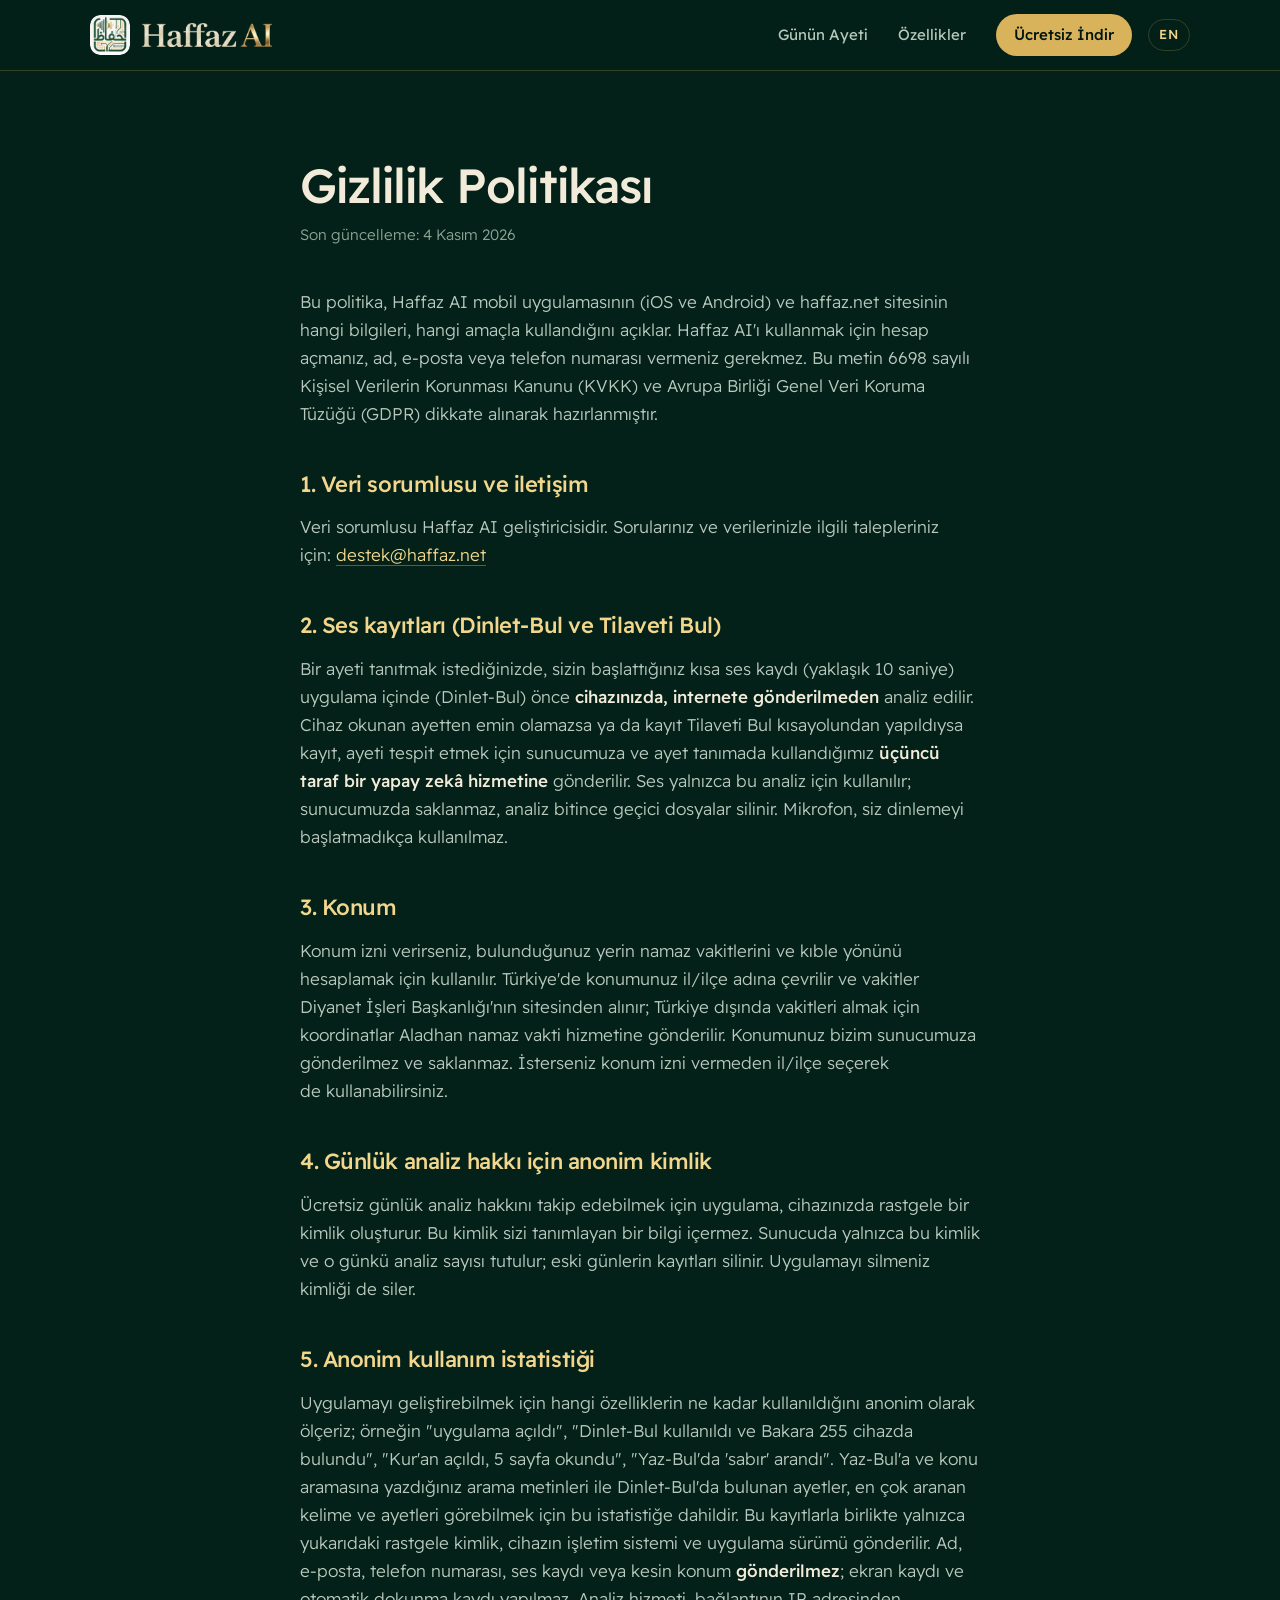
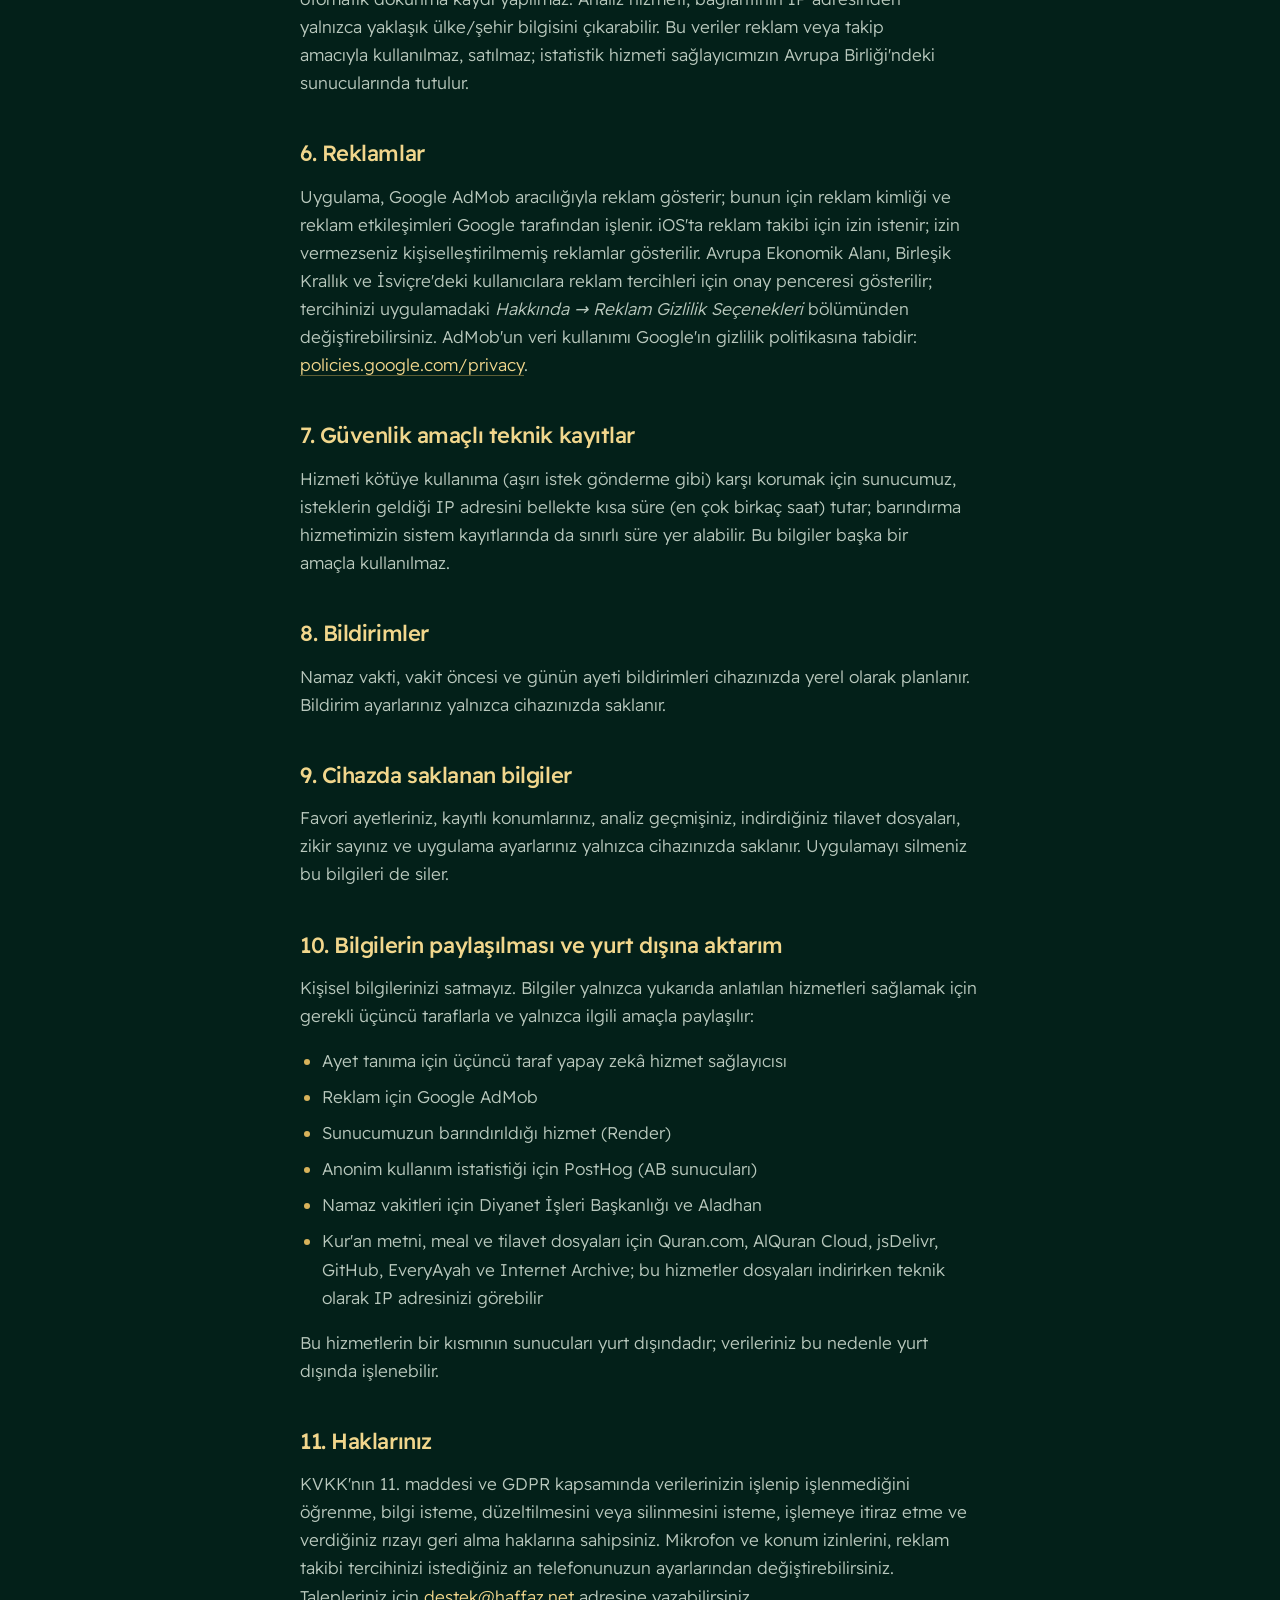
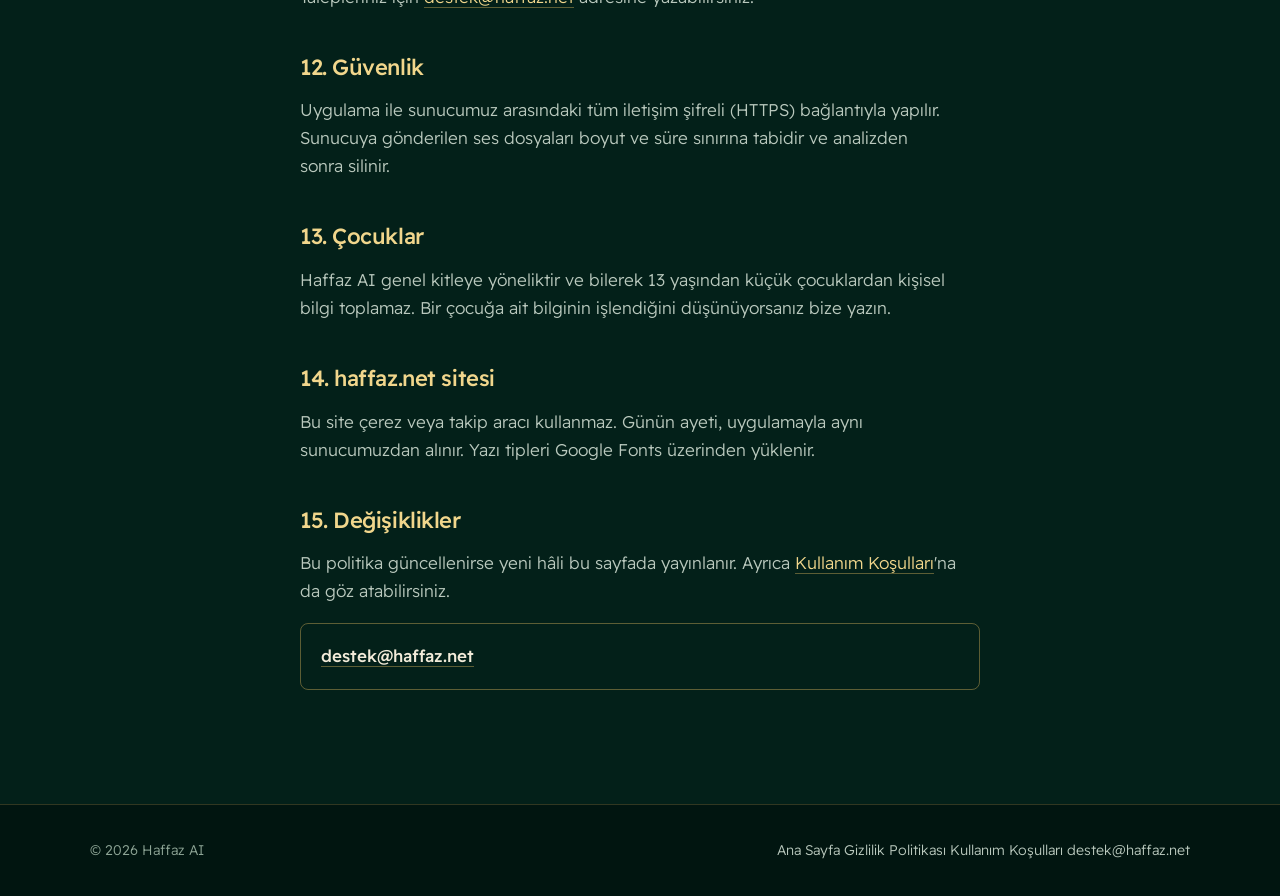
<file: gizlilik.html>
<!doctype html>
<html lang="tr">
<head>
  <meta charset="utf-8">
  <meta name="viewport" content="width=device-width, initial-scale=1">
  <title>Gizlilik Politikası — Haffaz AI</title>
  <meta name="description" content="Haffaz AI uygulamasının gizlilik politikası: hangi verilerin neden kullanıldığı.">
  <meta name="theme-color" content="#001F17">
  <link rel="canonical" href="https://haffaz.net/gizlilik.html">
  <link rel="alternate" hreflang="tr" href="https://haffaz.net/gizlilik.html">
  <link rel="alternate" hreflang="en" href="https://haffaz.net/en/privacy.html">
  <link rel="alternate" hreflang="x-default" href="https://haffaz.net/gizlilik.html">
  <link rel="icon" type="image/png" sizes="32x32" href="img/logo-32.png">
  <link rel="apple-touch-icon" href="img/apple-touch-icon.png">
  <link rel="preconnect" href="https://fonts.googleapis.com">
  <link rel="preconnect" href="https://fonts.gstatic.com" crossorigin>
  <link href="https://fonts.googleapis.com/css2?family=Readex+Pro:wght@300;400;500&display=swap" rel="stylesheet">
  <link rel="stylesheet" href="style.css?v=20261106b">
</head>
<body>

<header class="ust">
  <div class="kap">
    <a class="marka" href="./" aria-label="Haffaz AI ana sayfa">
      <img class="simge" src="img/logo-192.png" alt="" width="38" height="38">
      <img class="yazi" src="img/text-logo-acik.png" alt="Haffaz AI" height="24">
    </a>
    <nav class="menu">
      <a href="./#gunun-ayeti">Günün Ayeti</a>
      <a href="./#ozellikler">Özellikler</a>
      <a class="dugme-kucuk" href="./#indir">Ücretsiz İndir</a>
    </nav>
    <a class="dil" href="en/privacy.html" lang="en" hreflang="en" aria-label="English" title="English">EN</a>
  </div>
</header>

<main class="belge">
  <h1>Gizlilik Politikası</h1>
  <p class="guncel">Son güncelleme: 4 Kasım 2026</p>

  <p>Bu politika, Haffaz AI mobil uygulamasının (iOS ve Android) ve haffaz.net sitesinin hangi bilgileri, hangi amaçla kullandığını açıklar. Haffaz AI'ı kullanmak için hesap açmanız, ad, e-posta veya telefon numarası vermeniz gerekmez. Bu metin 6698 sayılı Kişisel Verilerin Korunması Kanunu (KVKK) ve Avrupa Birliği Genel Veri Koruma Tüzüğü (GDPR) dikkate alınarak hazırlanmıştır.</p>

  <h2>1. Veri sorumlusu ve iletişim</h2>
  <p>Veri sorumlusu Haffaz AI geliştiricisidir. Sorularınız ve verilerinizle ilgili talepleriniz için: <a href="mailto:destek@haffaz.net">destek@haffaz.net</a></p>

  <h2>2. Ses kayıtları (Dinlet-Bul ve Tilaveti Bul)</h2>
  <p>Bir ayeti tanıtmak istediğinizde, sizin başlattığınız kısa ses kaydı (yaklaşık 10 saniye) uygulama içinde (Dinlet-Bul) önce <strong>cihazınızda, internete gönderilmeden</strong> analiz edilir. Cihaz okunan ayetten emin olamazsa ya da kayıt Tilaveti Bul kısayolundan yapıldıysa kayıt, ayeti tespit etmek için sunucumuza ve ayet tanımada kullandığımız <strong>üçüncü taraf bir yapay zekâ hizmetine</strong> gönderilir. Ses yalnızca bu analiz için kullanılır; sunucumuzda saklanmaz, analiz bitince geçici dosyalar silinir. Mikrofon, siz dinlemeyi başlatmadıkça kullanılmaz.</p>

  <h2>3. Konum</h2>
  <p>Konum izni verirseniz, bulunduğunuz yerin namaz vakitlerini ve kıble yönünü hesaplamak için kullanılır. Türkiye'de konumunuz il/ilçe adına çevrilir ve vakitler Diyanet İşleri Başkanlığı'nın sitesinden alınır; Türkiye dışında vakitleri almak için koordinatlar Aladhan namaz vakti hizmetine gönderilir. Konumunuz bizim sunucumuza gönderilmez ve saklanmaz. İsterseniz konum izni vermeden il/ilçe seçerek de kullanabilirsiniz.</p>

  <h2>4. Günlük analiz hakkı için anonim kimlik</h2>
  <p>Ücretsiz günlük analiz hakkını takip edebilmek için uygulama, cihazınızda rastgele bir kimlik oluşturur. Bu kimlik sizi tanımlayan bir bilgi içermez. Sunucuda yalnızca bu kimlik ve o günkü analiz sayısı tutulur; eski günlerin kayıtları silinir. Uygulamayı silmeniz kimliği de siler.</p>

  <h2>5. Anonim kullanım istatistiği</h2>
  <p>Uygulamayı geliştirebilmek için hangi özelliklerin ne kadar kullanıldığını anonim olarak ölçeriz; örneğin "uygulama açıldı", "Dinlet-Bul kullanıldı ve Bakara 255 cihazda bulundu", "Kur'an açıldı, 5 sayfa okundu", "Yaz-Bul'da 'sabır' arandı". Yaz-Bul'a ve konu aramasına yazdığınız arama metinleri ile Dinlet-Bul'da bulunan ayetler, en çok aranan kelime ve ayetleri görebilmek için bu istatistiğe dahildir. Bu kayıtlarla birlikte yalnızca yukarıdaki rastgele kimlik, cihazın işletim sistemi ve uygulama sürümü gönderilir. Ad, e-posta, telefon numarası, ses kaydı veya kesin konum <strong>gönderilmez</strong>; ekran kaydı ve otomatik dokunma kaydı yapılmaz. Analiz hizmeti, bağlantının IP adresinden yalnızca yaklaşık ülke/şehir bilgisini çıkarabilir. Bu veriler reklam veya takip amacıyla kullanılmaz, satılmaz; istatistik hizmeti sağlayıcımızın Avrupa Birliği'ndeki sunucularında tutulur.</p>

  <h2>6. Reklamlar</h2>
  <p>Uygulama, Google AdMob aracılığıyla reklam gösterir; bunun için reklam kimliği ve reklam etkileşimleri Google tarafından işlenir. iOS'ta reklam takibi için izin istenir; izin vermezseniz kişiselleştirilmemiş reklamlar gösterilir. Avrupa Ekonomik Alanı, Birleşik Krallık ve İsviçre'deki kullanıcılara reklam tercihleri için onay penceresi gösterilir; tercihinizi uygulamadaki <em>Hakkında → Reklam Gizlilik Seçenekleri</em> bölümünden değiştirebilirsiniz. AdMob'un veri kullanımı Google'ın gizlilik politikasına tabidir: <a href="https://policies.google.com/privacy" target="_blank" rel="noopener">policies.google.com/privacy</a>.</p>

  <h2>7. Güvenlik amaçlı teknik kayıtlar</h2>
  <p>Hizmeti kötüye kullanıma (aşırı istek gönderme gibi) karşı korumak için sunucumuz, isteklerin geldiği IP adresini bellekte kısa süre (en çok birkaç saat) tutar; barındırma hizmetimizin sistem kayıtlarında da sınırlı süre yer alabilir. Bu bilgiler başka bir amaçla kullanılmaz.</p>

  <h2>8. Bildirimler</h2>
  <p>Namaz vakti, vakit öncesi ve günün ayeti bildirimleri cihazınızda yerel olarak planlanır. Bildirim ayarlarınız yalnızca cihazınızda saklanır.</p>

  <h2>9. Cihazda saklanan bilgiler</h2>
  <p>Favori ayetleriniz, kayıtlı konumlarınız, analiz geçmişiniz, indirdiğiniz tilavet dosyaları, zikir sayınız ve uygulama ayarlarınız yalnızca cihazınızda saklanır. Uygulamayı silmeniz bu bilgileri de siler.</p>

  <h2>10. Bilgilerin paylaşılması ve yurt dışına aktarım</h2>
  <p>Kişisel bilgilerinizi satmayız. Bilgiler yalnızca yukarıda anlatılan hizmetleri sağlamak için gerekli üçüncü taraflarla ve yalnızca ilgili amaçla paylaşılır:</p>
  <ul>
    <li>Ayet tanıma için üçüncü taraf yapay zekâ hizmet sağlayıcısı</li>
    <li>Reklam için Google AdMob</li>
    <li>Sunucumuzun barındırıldığı hizmet (Render)</li>
    <li>Anonim kullanım istatistiği için PostHog (AB sunucuları)</li>
    <li>Namaz vakitleri için Diyanet İşleri Başkanlığı ve Aladhan</li>
    <li>Kur'an metni, meal ve tilavet dosyaları için Quran.com, AlQuran Cloud, jsDelivr, GitHub, EveryAyah ve Internet Archive; bu hizmetler dosyaları indirirken teknik olarak IP adresinizi görebilir</li>
  </ul>
  <p>Bu hizmetlerin bir kısmının sunucuları yurt dışındadır; verileriniz bu nedenle yurt dışında işlenebilir.</p>

  <h2>11. Haklarınız</h2>
  <p>KVKK'nın 11. maddesi ve GDPR kapsamında verilerinizin işlenip işlenmediğini öğrenme, bilgi isteme, düzeltilmesini veya silinmesini isteme, işlemeye itiraz etme ve verdiğiniz rızayı geri alma haklarına sahipsiniz. Mikrofon ve konum izinlerini, reklam takibi tercihinizi istediğiniz an telefonunuzun ayarlarından değiştirebilirsiniz. Talepleriniz için <a href="mailto:destek@haffaz.net">destek@haffaz.net</a> adresine yazabilirsiniz.</p>

  <h2>12. Güvenlik</h2>
  <p>Uygulama ile sunucumuz arasındaki tüm iletişim şifreli (HTTPS) bağlantıyla yapılır. Sunucuya gönderilen ses dosyaları boyut ve süre sınırına tabidir ve analizden sonra silinir.</p>

  <h2>13. Çocuklar</h2>
  <p>Haffaz AI genel kitleye yöneliktir ve bilerek 13 yaşından küçük çocuklardan kişisel bilgi toplamaz. Bir çocuğa ait bilginin işlendiğini düşünüyorsanız bize yazın.</p>

  <h2>14. haffaz.net sitesi</h2>
  <p>Bu site çerez veya takip aracı kullanmaz. Günün ayeti, uygulamayla aynı sunucumuzdan alınır. Yazı tipleri Google Fonts üzerinden yüklenir.</p>

  <h2>15. Değişiklikler</h2>
  <p>Bu politika güncellenirse yeni hâli bu sayfada yayınlanır. Ayrıca <a href="kosullar.html">Kullanım Koşulları</a>'na da göz atabilirsiniz.</p>
  <div class="kutu"><a href="mailto:destek@haffaz.net"><strong>destek@haffaz.net</strong></a></div>
</main>

<footer>
  <div class="kap">
    <span>© 2026 Haffaz AI</span>
    <span>
      <a href="./">Ana Sayfa</a>
      <a href="gizlilik.html">Gizlilik Politikası</a>
      <a href="kosullar.html">Kullanım Koşulları</a>
      <a href="mailto:destek@haffaz.net">destek@haffaz.net</a>
    </span>
  </div>
</footer>

</body>
</html>
</file>
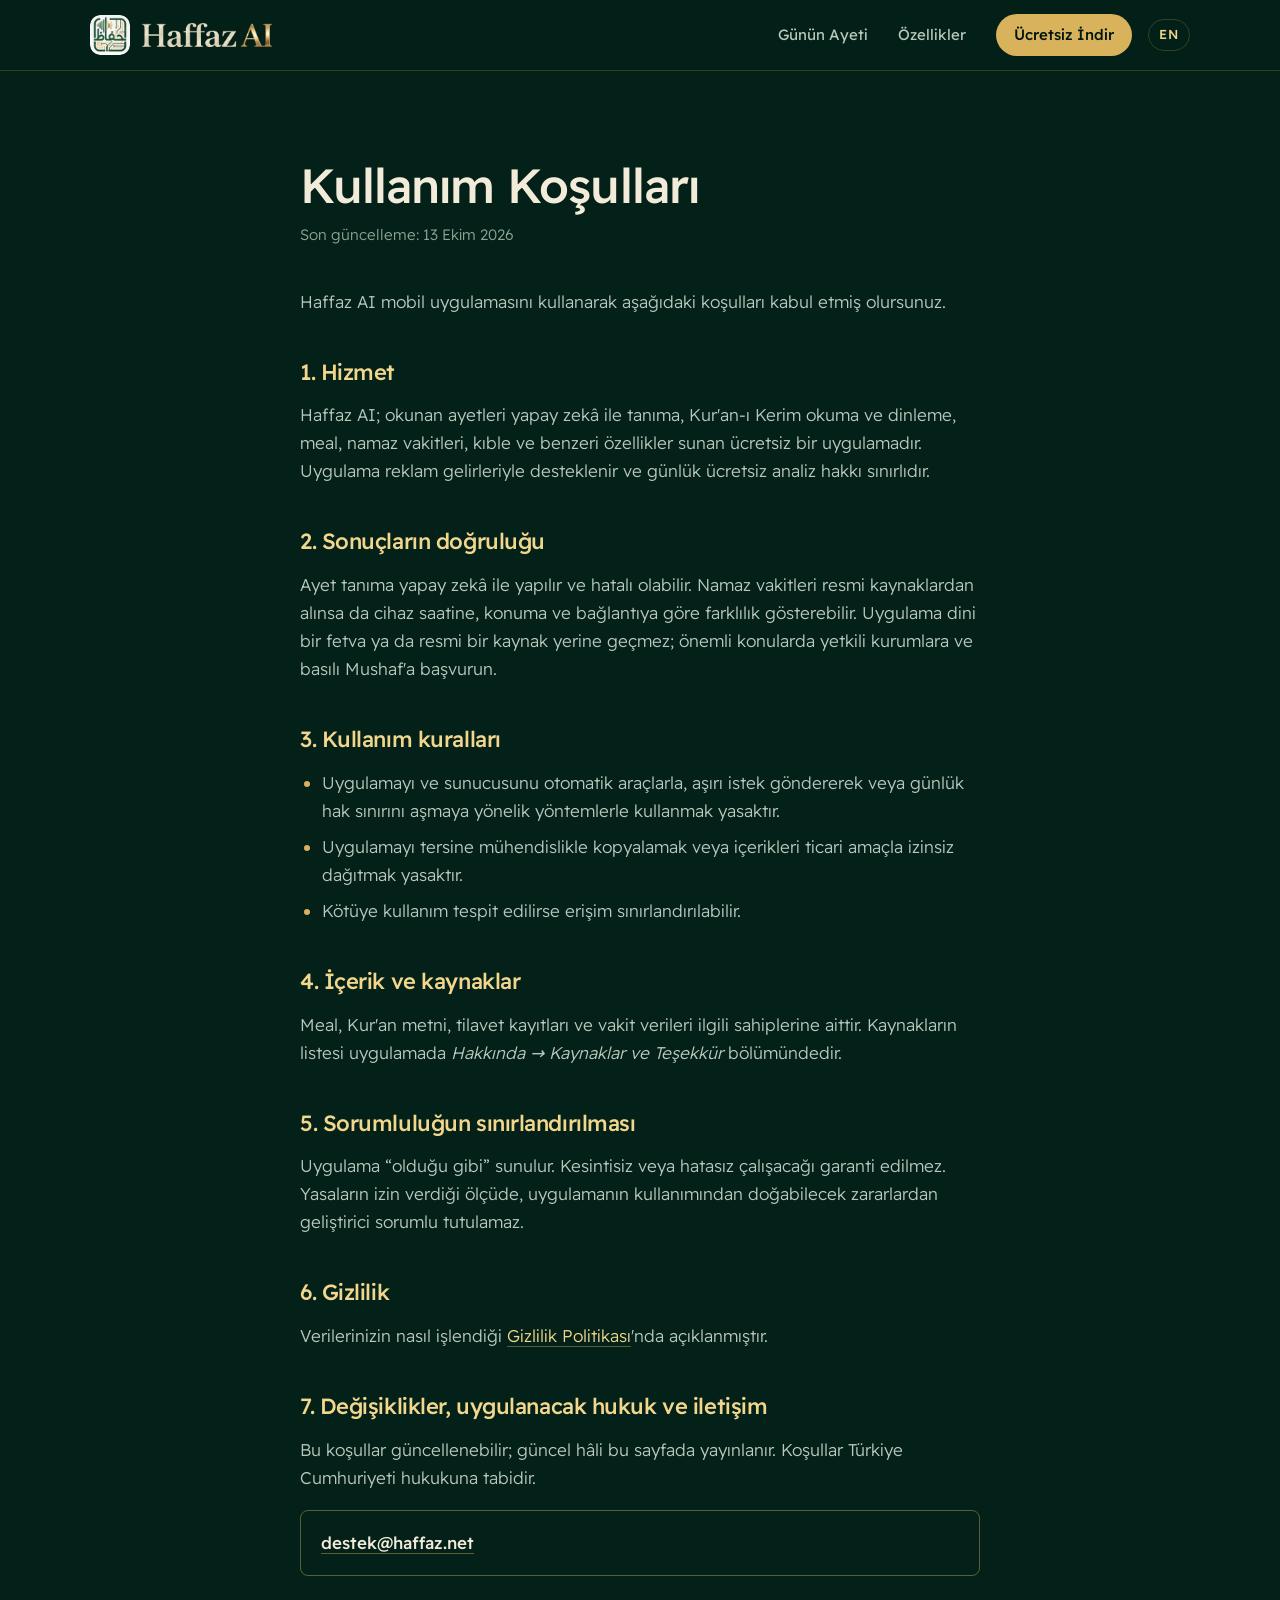
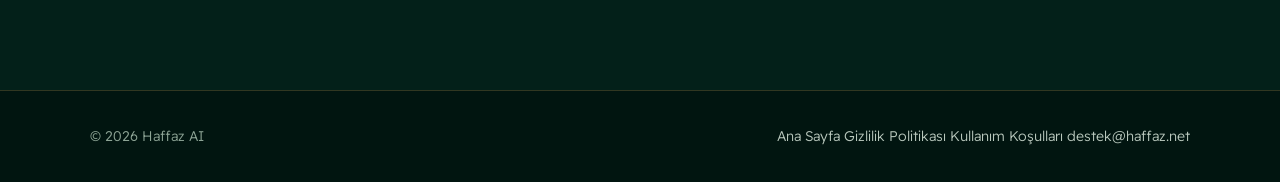
<file: kosullar.html>
<!doctype html>
<html lang="tr">
<head>
  <meta charset="utf-8">
  <meta name="viewport" content="width=device-width, initial-scale=1">
  <title>Kullanım Koşulları — Haffaz AI</title>
  <meta name="description" content="Haffaz AI uygulamasının kullanım koşulları.">
  <meta name="theme-color" content="#001F17">
  <link rel="canonical" href="https://haffaz.net/kosullar.html">
  <link rel="alternate" hreflang="tr" href="https://haffaz.net/kosullar.html">
  <link rel="alternate" hreflang="en" href="https://haffaz.net/en/terms.html">
  <link rel="alternate" hreflang="x-default" href="https://haffaz.net/kosullar.html">
  <link rel="icon" type="image/png" sizes="32x32" href="img/logo-32.png">
  <link rel="apple-touch-icon" href="img/apple-touch-icon.png">
  <link rel="preconnect" href="https://fonts.googleapis.com">
  <link rel="preconnect" href="https://fonts.gstatic.com" crossorigin>
  <link href="https://fonts.googleapis.com/css2?family=Readex+Pro:wght@300;400;500&display=swap" rel="stylesheet">
  <link rel="stylesheet" href="style.css?v=20261106b">
</head>
<body>

<header class="ust">
  <div class="kap">
    <a class="marka" href="./" aria-label="Haffaz AI ana sayfa">
      <img class="simge" src="img/logo-192.png" alt="" width="38" height="38">
      <img class="yazi" src="img/text-logo-acik.png" alt="Haffaz AI" height="24">
    </a>
    <nav class="menu">
      <a href="./#gunun-ayeti">Günün Ayeti</a>
      <a href="./#ozellikler">Özellikler</a>
      <a class="dugme-kucuk" href="./#indir">Ücretsiz İndir</a>
    </nav>
    <a class="dil" href="en/terms.html" lang="en" hreflang="en" aria-label="English" title="English">EN</a>
  </div>
</header>

<main class="belge">
  <h1>Kullanım Koşulları</h1>
  <p class="guncel">Son güncelleme: 13 Ekim 2026</p>

  <p>Haffaz AI mobil uygulamasını kullanarak aşağıdaki koşulları kabul etmiş olursunuz.</p>

  <h2>1. Hizmet</h2>
  <p>Haffaz AI; okunan ayetleri yapay zekâ ile tanıma, Kur'an-ı Kerim okuma ve dinleme, meal, namaz vakitleri, kıble ve benzeri özellikler sunan ücretsiz bir uygulamadır. Uygulama reklam gelirleriyle desteklenir ve günlük ücretsiz analiz hakkı sınırlıdır.</p>

  <h2>2. Sonuçların doğruluğu</h2>
  <p>Ayet tanıma yapay zekâ ile yapılır ve hatalı olabilir. Namaz vakitleri resmi kaynaklardan alınsa da cihaz saatine, konuma ve bağlantıya göre farklılık gösterebilir. Uygulama dini bir fetva ya da resmi bir kaynak yerine geçmez; önemli konularda yetkili kurumlara ve basılı Mushaf'a başvurun.</p>

  <h2>3. Kullanım kuralları</h2>
  <ul>
    <li>Uygulamayı ve sunucusunu otomatik araçlarla, aşırı istek göndererek veya günlük hak sınırını aşmaya yönelik yöntemlerle kullanmak yasaktır.</li>
    <li>Uygulamayı tersine mühendislikle kopyalamak veya içerikleri ticari amaçla izinsiz dağıtmak yasaktır.</li>
    <li>Kötüye kullanım tespit edilirse erişim sınırlandırılabilir.</li>
  </ul>

  <h2>4. İçerik ve kaynaklar</h2>
  <p>Meal, Kur'an metni, tilavet kayıtları ve vakit verileri ilgili sahiplerine aittir. Kaynakların listesi uygulamada <em>Hakkında → Kaynaklar ve Teşekkür</em> bölümündedir.</p>

  <h2>5. Sorumluluğun sınırlandırılması</h2>
  <p>Uygulama “olduğu gibi” sunulur. Kesintisiz veya hatasız çalışacağı garanti edilmez. Yasaların izin verdiği ölçüde, uygulamanın kullanımından doğabilecek zararlardan geliştirici sorumlu tutulamaz.</p>

  <h2>6. Gizlilik</h2>
  <p>Verilerinizin nasıl işlendiği <a href="gizlilik.html">Gizlilik Politikası</a>'nda açıklanmıştır.</p>

  <h2>7. Değişiklikler, uygulanacak hukuk ve iletişim</h2>
  <p>Bu koşullar güncellenebilir; güncel hâli bu sayfada yayınlanır. Koşullar Türkiye Cumhuriyeti hukukuna tabidir.</p>
  <div class="kutu"><a href="mailto:destek@haffaz.net"><strong>destek@haffaz.net</strong></a></div>
</main>

<footer>
  <div class="kap">
    <span>© 2026 Haffaz AI</span>
    <span>
      <a href="./">Ana Sayfa</a>
      <a href="gizlilik.html">Gizlilik Politikası</a>
      <a href="kosullar.html">Kullanım Koşulları</a>
      <a href="mailto:destek@haffaz.net">destek@haffaz.net</a>
    </span>
  </div>
</footer>

</body>
</html>
</file>
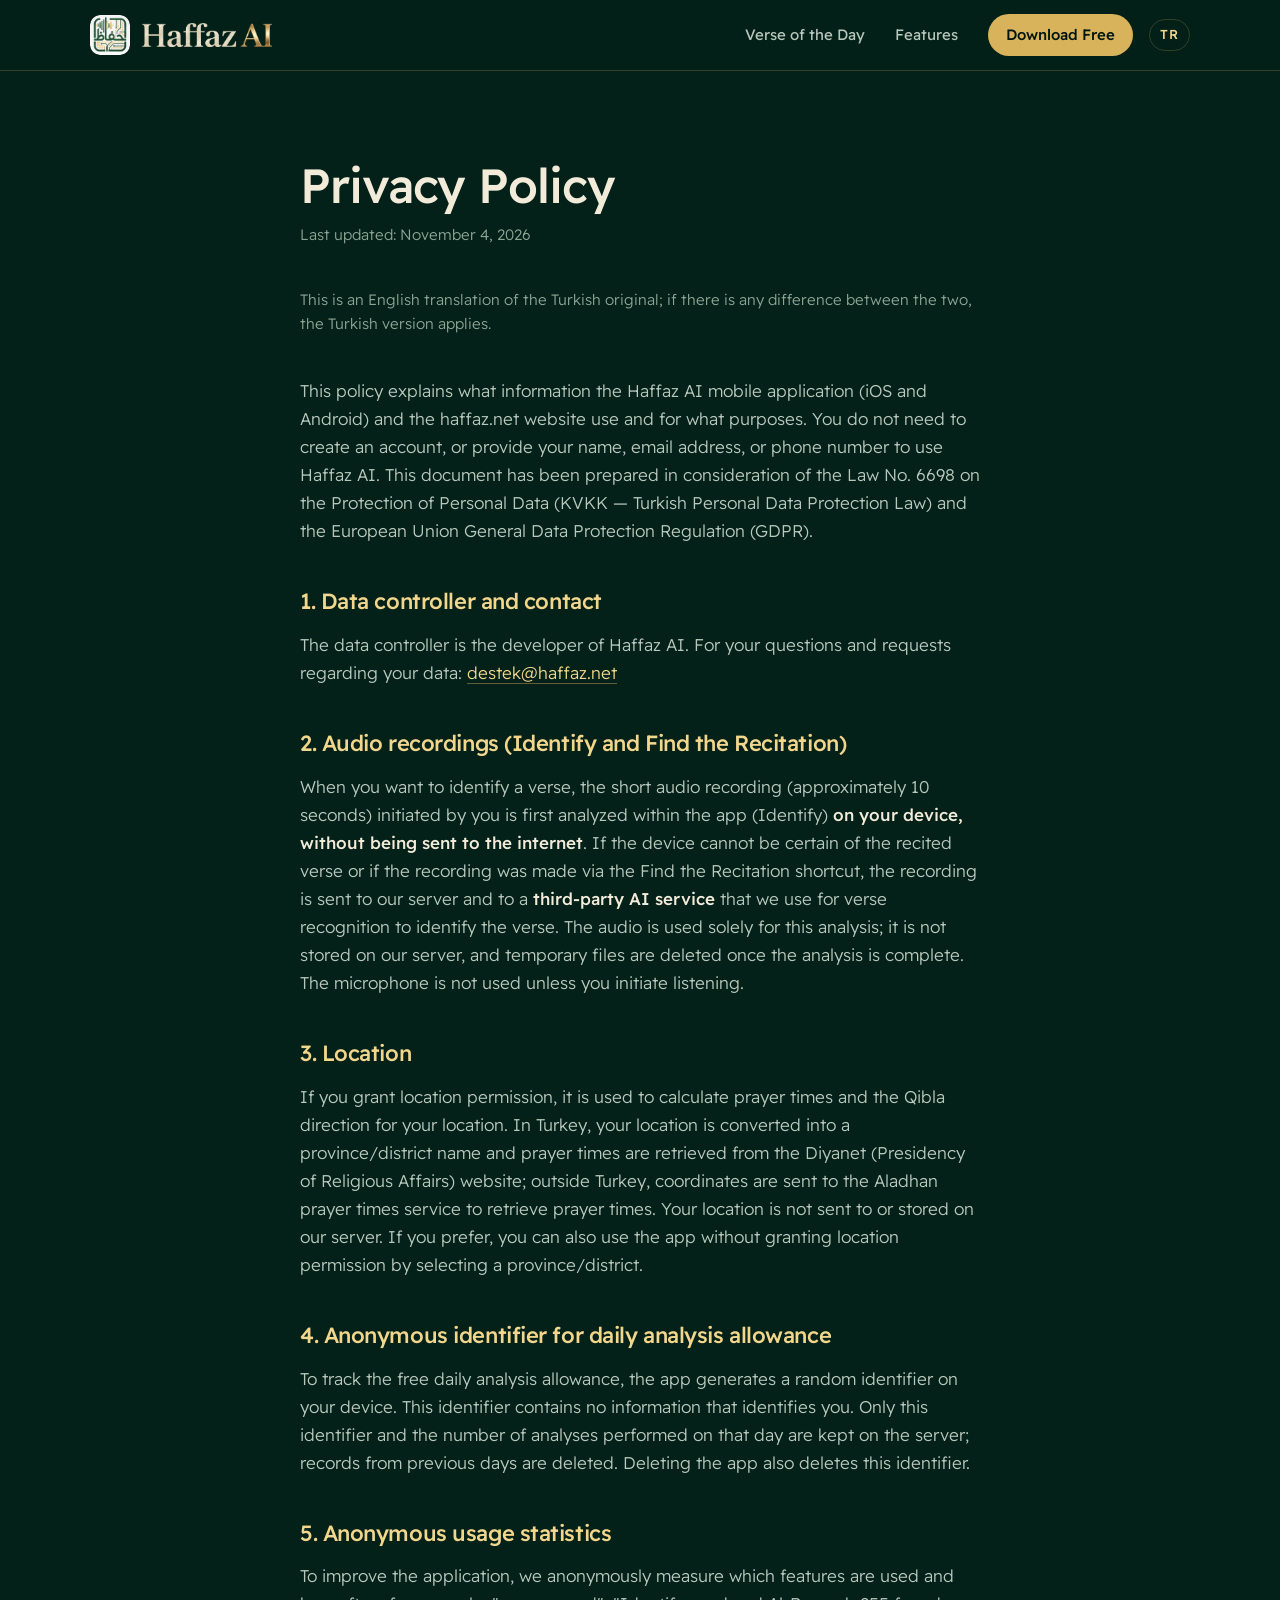
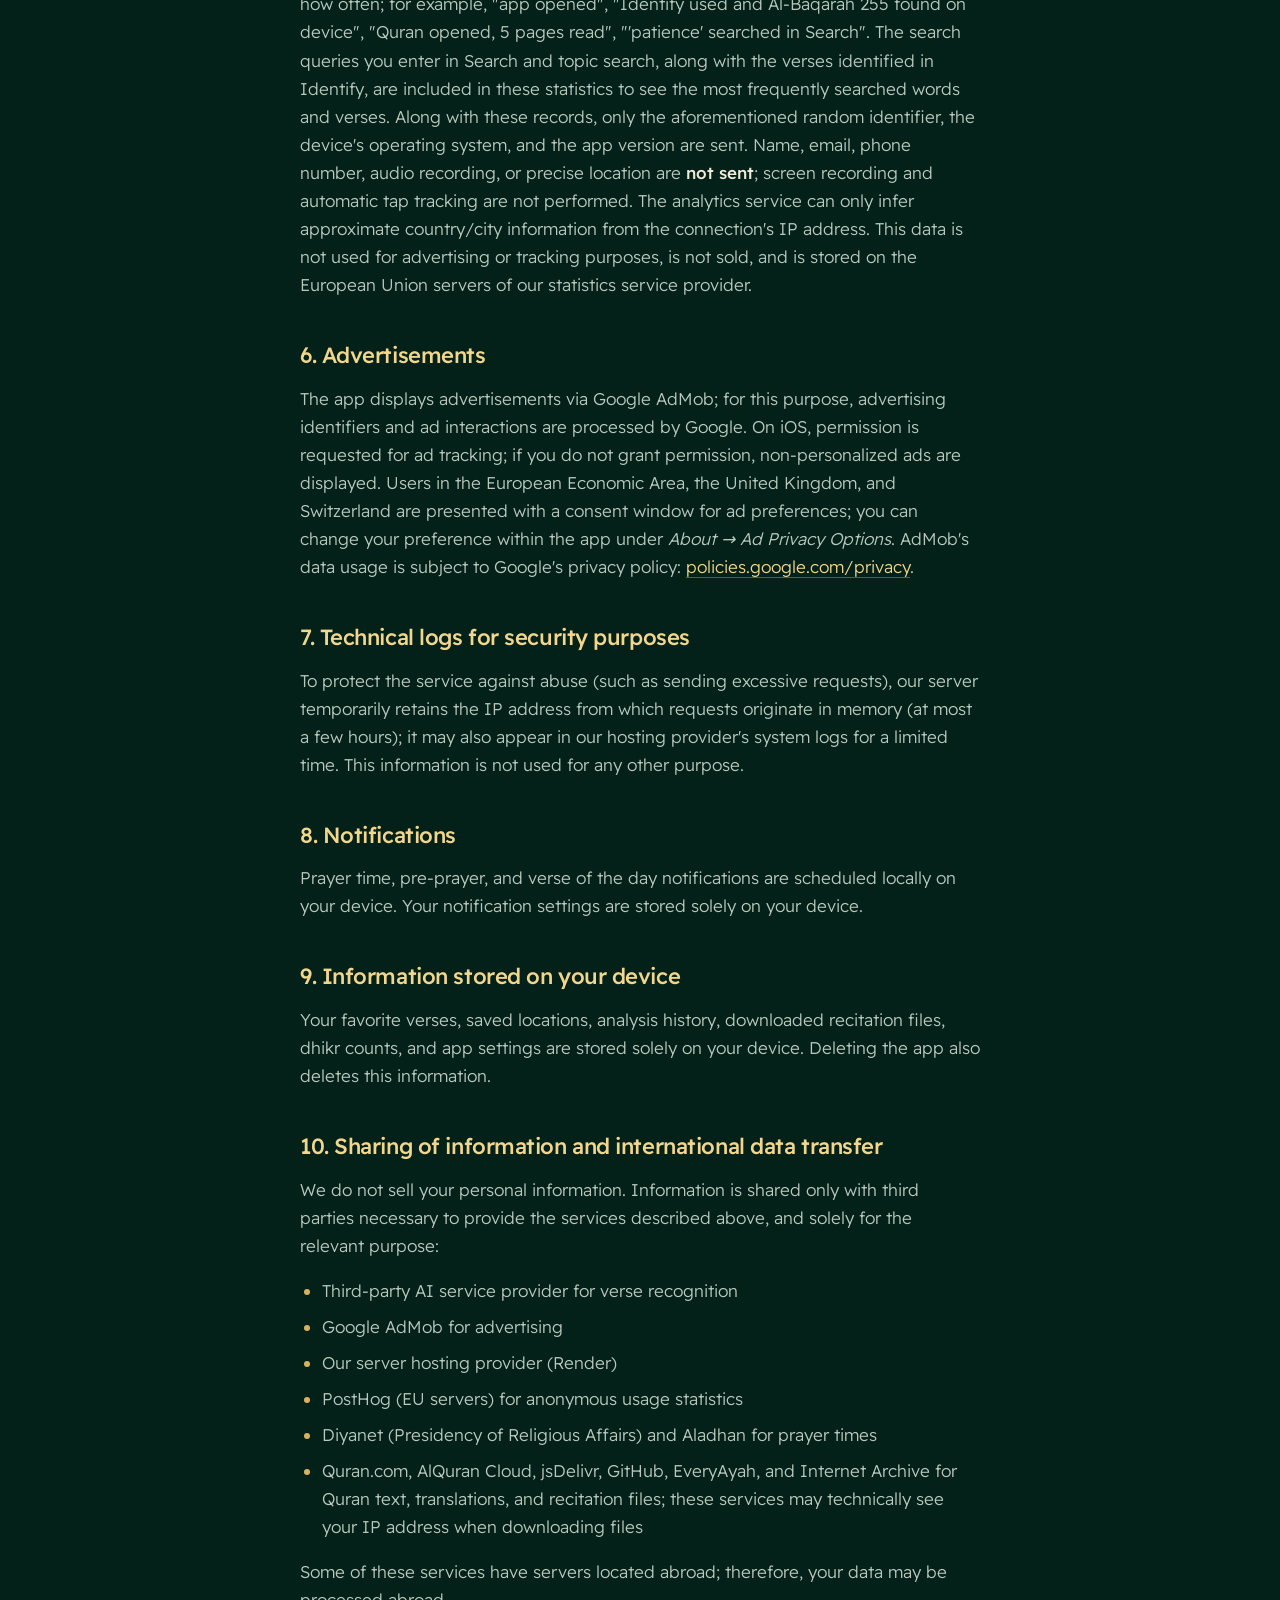
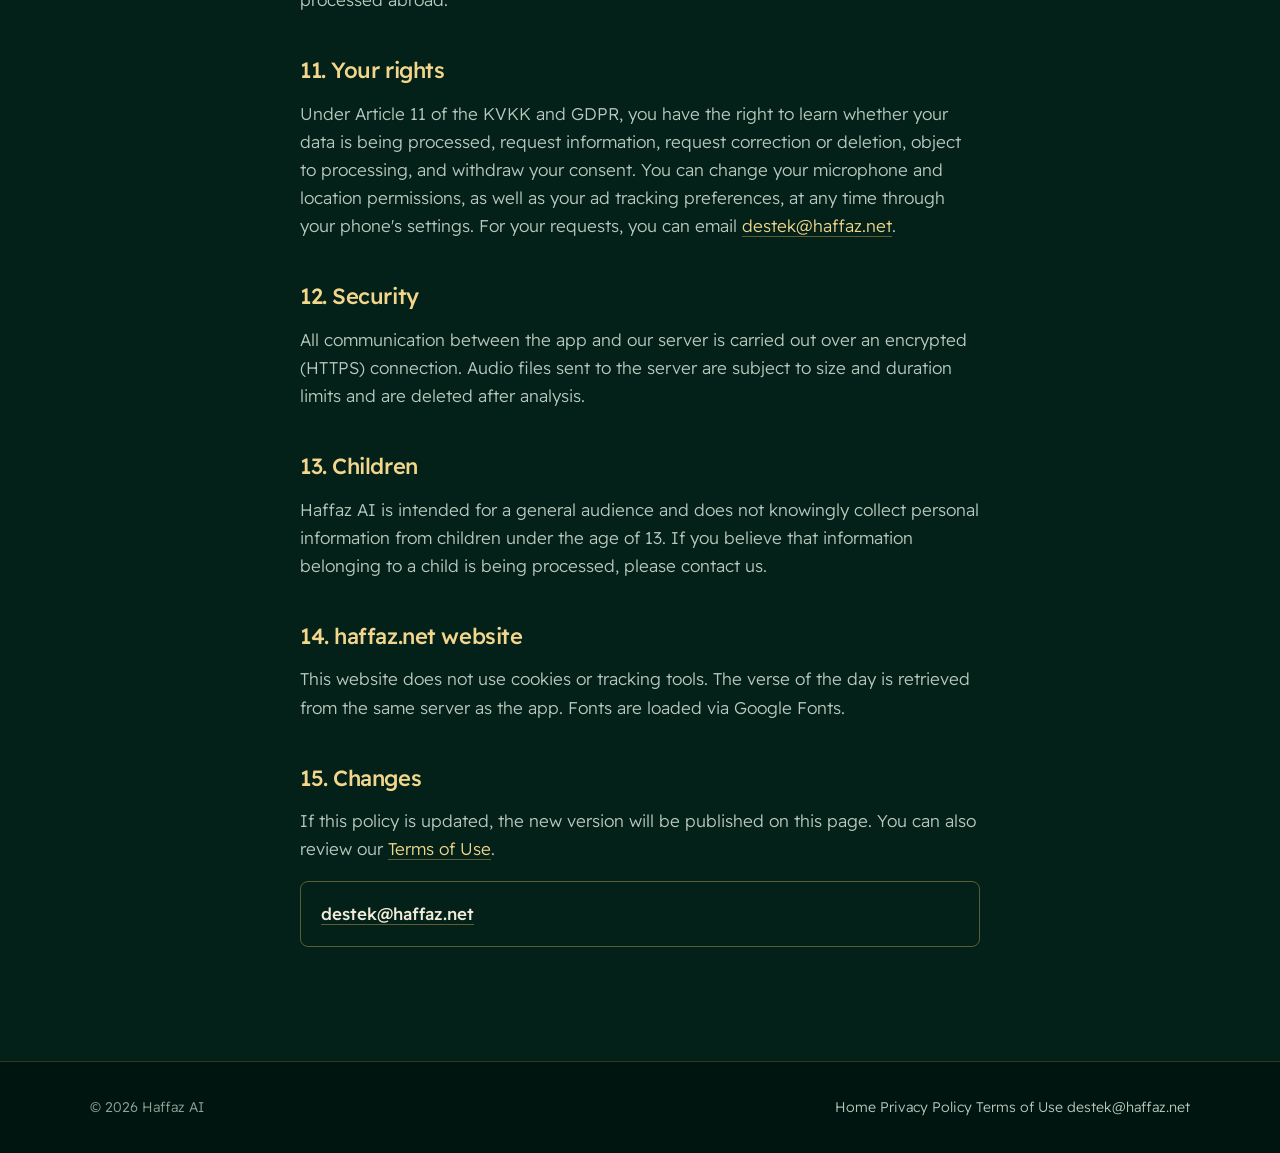
<file: en/privacy.html>
<!doctype html>
<html lang="en">
<head>
  <meta charset="utf-8">
  <meta name="viewport" content="width=device-width, initial-scale=1">
  <title>Privacy Policy — Haffaz AI</title>
  <meta name="description" content="Privacy policy of the Haffaz AI app: which data is used and why.">
  <meta name="theme-color" content="#001F17">
  <link rel="canonical" href="https://haffaz.net/en/privacy.html">
  <link rel="alternate" hreflang="tr" href="https://haffaz.net/gizlilik.html">
  <link rel="alternate" hreflang="en" href="https://haffaz.net/en/privacy.html">
  <link rel="alternate" hreflang="x-default" href="https://haffaz.net/gizlilik.html">
  <link rel="icon" type="image/png" sizes="32x32" href="../img/logo-32.png">
  <link rel="apple-touch-icon" href="../img/apple-touch-icon.png">
  <link rel="preconnect" href="https://fonts.googleapis.com">
  <link rel="preconnect" href="https://fonts.gstatic.com" crossorigin>
  <link href="https://fonts.googleapis.com/css2?family=Readex+Pro:wght@300;400;500&display=swap" rel="stylesheet">
  <link rel="stylesheet" href="../style.css?v=20261106b">
</head>
<body>

<header class="ust">
  <div class="kap">
    <a class="marka" href="./" aria-label="Haffaz AI home page">
      <img class="simge" src="../img/logo-192.png" alt="" width="38" height="38">
      <img class="yazi" src="../img/text-logo-acik.png" alt="Haffaz AI" height="24">
    </a>
    <nav class="menu">
      <a href="./#gunun-ayeti">Verse of the Day</a>
      <a href="./#ozellikler">Features</a>
      <a class="dugme-kucuk" href="./#indir">Download Free</a>
    </nav>
    <a class="dil" href="../gizlilik.html" lang="tr" hreflang="tr" aria-label="Türkçe" title="Türkçe">TR</a>
  </div>
</header>

<main class="belge">
  <h1>Privacy Policy</h1>
  <p class="guncel">Last updated: November 4, 2026</p>
  <p class="guncel">This is an English translation of the Turkish original; if there is any difference between the two, the Turkish version applies.</p>

  <p>This policy explains what information the Haffaz AI mobile application (iOS and Android) and the haffaz.net website use and for what purposes. You do not need to create an account, or provide your name, email address, or phone number to use Haffaz AI. This document has been prepared in consideration of the Law No. 6698 on the Protection of Personal Data (KVKK — Turkish Personal Data Protection Law) and the European Union General Data Protection Regulation (GDPR).</p>

  <h2>1. Data controller and contact</h2>
  <p>The data controller is the developer of Haffaz AI. For your questions and requests regarding your data: <a href="mailto:destek@haffaz.net">destek@haffaz.net</a></p>

  <h2>2. Audio recordings (Identify and Find the Recitation)</h2>
  <p>When you want to identify a verse, the short audio recording (approximately 10 seconds) initiated by you is first analyzed within the app (Identify) <strong>on your device, without being sent to the internet</strong>. If the device cannot be certain of the recited verse or if the recording was made via the Find the Recitation shortcut, the recording is sent to our server and to a <strong>third-party AI service</strong> that we use for verse recognition to identify the verse. The audio is used solely for this analysis; it is not stored on our server, and temporary files are deleted once the analysis is complete. The microphone is not used unless you initiate listening.</p>

  <h2>3. Location</h2>
  <p>If you grant location permission, it is used to calculate prayer times and the Qibla direction for your location. In Turkey, your location is converted into a province/district name and prayer times are retrieved from the Diyanet (Presidency of Religious Affairs) website; outside Turkey, coordinates are sent to the Aladhan prayer times service to retrieve prayer times. Your location is not sent to or stored on our server. If you prefer, you can also use the app without granting location permission by selecting a province/district.</p>

  <h2>4. Anonymous identifier for daily analysis allowance</h2>
  <p>To track the free daily analysis allowance, the app generates a random identifier on your device. This identifier contains no information that identifies you. Only this identifier and the number of analyses performed on that day are kept on the server; records from previous days are deleted. Deleting the app also deletes this identifier.</p>

  <h2>5. Anonymous usage statistics</h2>
  <p>To improve the application, we anonymously measure which features are used and how often; for example, "app opened", "Identify used and Al-Baqarah 255 found on device", "Quran opened, 5 pages read", "'patience' searched in Search". The search queries you enter in Search and topic search, along with the verses identified in Identify, are included in these statistics to see the most frequently searched words and verses. Along with these records, only the aforementioned random identifier, the device's operating system, and the app version are sent. Name, email, phone number, audio recording, or precise location are <strong>not sent</strong>; screen recording and automatic tap tracking are not performed. The analytics service can only infer approximate country/city information from the connection's IP address. This data is not used for advertising or tracking purposes, is not sold, and is stored on the European Union servers of our statistics service provider.</p>

  <h2>6. Advertisements</h2>
  <p>The app displays advertisements via Google AdMob; for this purpose, advertising identifiers and ad interactions are processed by Google. On iOS, permission is requested for ad tracking; if you do not grant permission, non-personalized ads are displayed. Users in the European Economic Area, the United Kingdom, and Switzerland are presented with a consent window for ad preferences; you can change your preference within the app under <em>About → Ad Privacy Options</em>. AdMob's data usage is subject to Google's privacy policy: <a href="https://policies.google.com/privacy" target="_blank" rel="noopener">policies.google.com/privacy</a>.</p>

  <h2>7. Technical logs for security purposes</h2>
  <p>To protect the service against abuse (such as sending excessive requests), our server temporarily retains the IP address from which requests originate in memory (at most a few hours); it may also appear in our hosting provider's system logs for a limited time. This information is not used for any other purpose.</p>

  <h2>8. Notifications</h2>
  <p>Prayer time, pre-prayer, and verse of the day notifications are scheduled locally on your device. Your notification settings are stored solely on your device.</p>

  <h2>9. Information stored on your device</h2>
  <p>Your favorite verses, saved locations, analysis history, downloaded recitation files, dhikr counts, and app settings are stored solely on your device. Deleting the app also deletes this information.</p>

  <h2>10. Sharing of information and international data transfer</h2>
  <p>We do not sell your personal information. Information is shared only with third parties necessary to provide the services described above, and solely for the relevant purpose:</p>
  <ul>
    <li>Third-party AI service provider for verse recognition</li>
    <li>Google AdMob for advertising</li>
    <li>Our server hosting provider (Render)</li>
    <li>PostHog (EU servers) for anonymous usage statistics</li>
    <li>Diyanet (Presidency of Religious Affairs) and Aladhan for prayer times</li>
    <li>Quran.com, AlQuran Cloud, jsDelivr, GitHub, EveryAyah, and Internet Archive for Quran text, translations, and recitation files; these services may technically see your IP address when downloading files</li>
  </ul>
  <p>Some of these services have servers located abroad; therefore, your data may be processed abroad.</p>

  <h2>11. Your rights</h2>
  <p>Under Article 11 of the KVKK and GDPR, you have the right to learn whether your data is being processed, request information, request correction or deletion, object to processing, and withdraw your consent. You can change your microphone and location permissions, as well as your ad tracking preferences, at any time through your phone's settings. For your requests, you can email <a href="mailto:destek@haffaz.net">destek@haffaz.net</a>.</p>

  <h2>12. Security</h2>
  <p>All communication between the app and our server is carried out over an encrypted (HTTPS) connection. Audio files sent to the server are subject to size and duration limits and are deleted after analysis.</p>

  <h2>13. Children</h2>
  <p>Haffaz AI is intended for a general audience and does not knowingly collect personal information from children under the age of 13. If you believe that information belonging to a child is being processed, please contact us.</p>

  <h2>14. haffaz.net website</h2>
  <p>This website does not use cookies or tracking tools. The verse of the day is retrieved from the same server as the app. Fonts are loaded via Google Fonts.</p>

  <h2>15. Changes</h2>
  <p>If this policy is updated, the new version will be published on this page. You can also review our <a href="terms.html">Terms of Use</a>.</p>
  <div class="kutu"><a href="mailto:destek@haffaz.net"><strong>destek@haffaz.net</strong></a></div>
</main>

<footer>
  <div class="kap">
    <span>© 2026 Haffaz AI</span>
    <span>
      <a href="./">Home</a>
      <a href="privacy.html">Privacy Policy</a>
      <a href="terms.html">Terms of Use</a>
      <a href="mailto:destek@haffaz.net">destek@haffaz.net</a>
    </span>
  </div>
</footer>

</body>
</html>
</file>
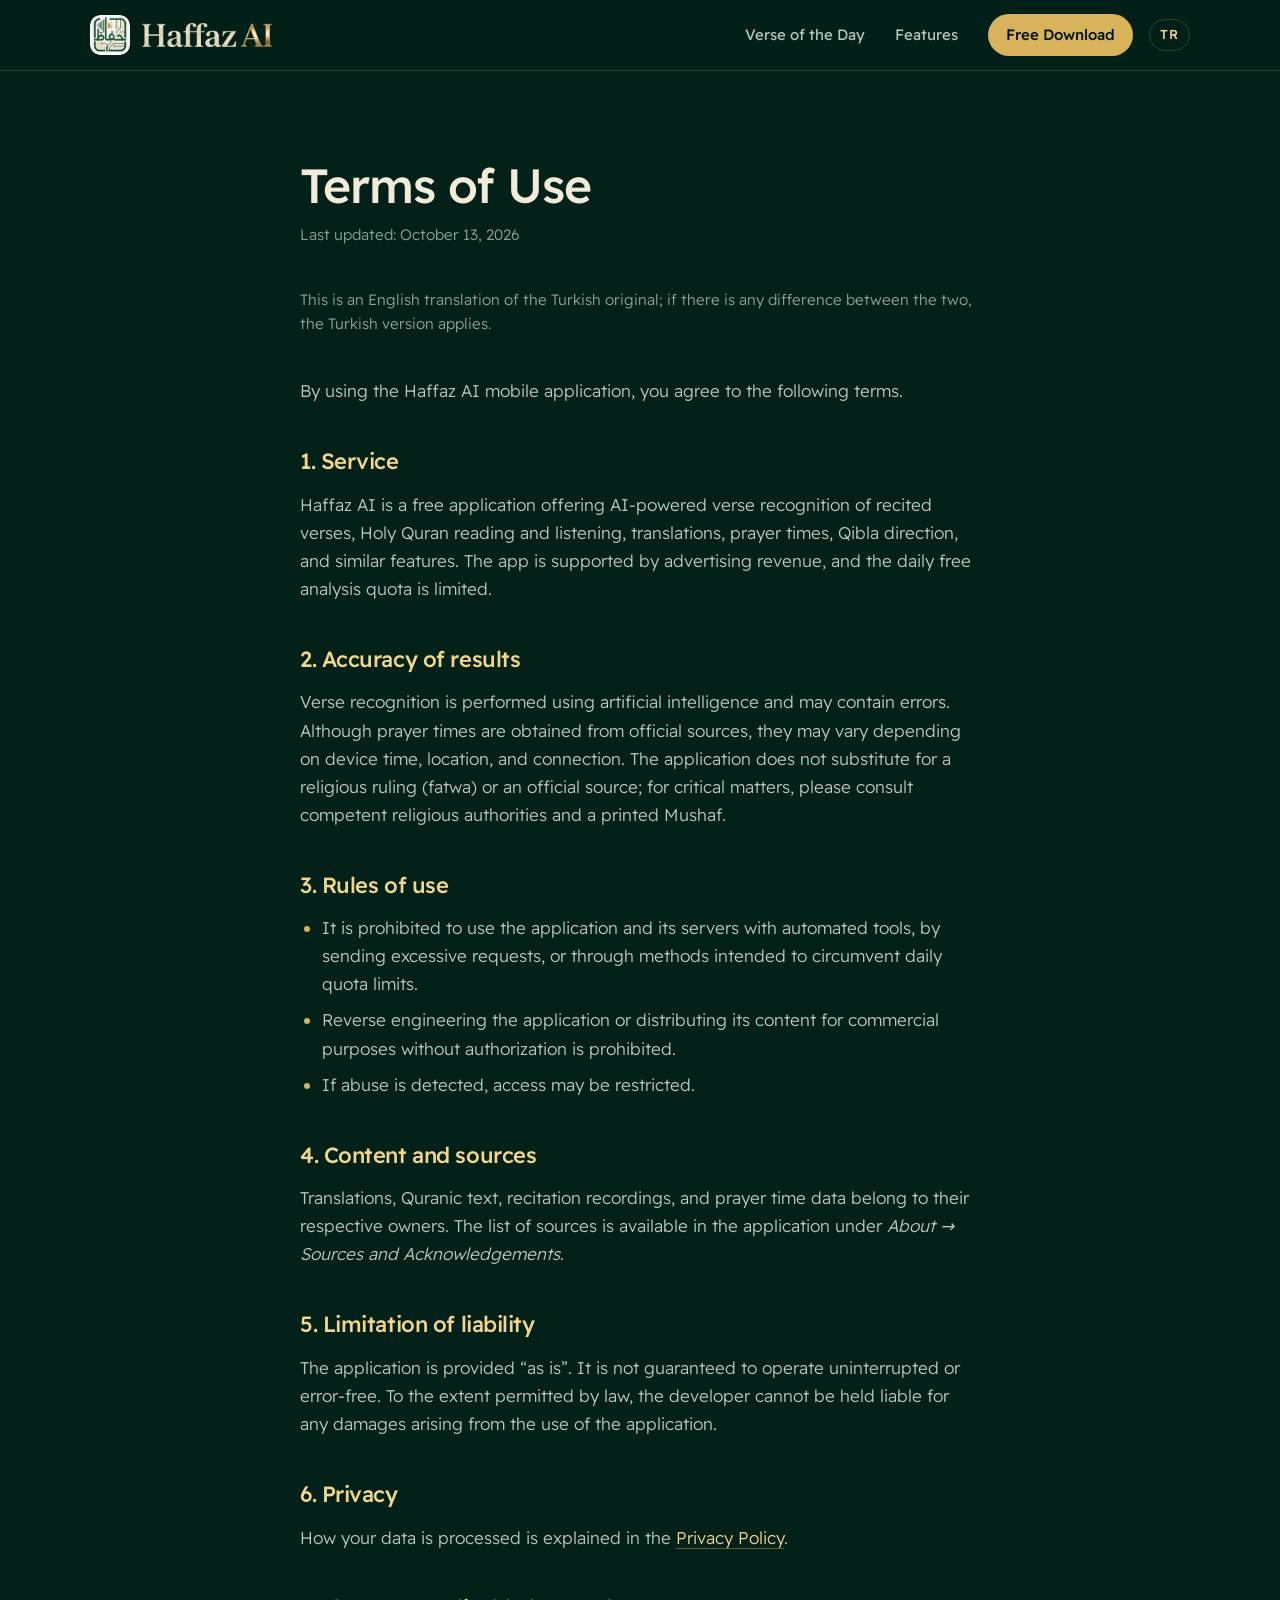
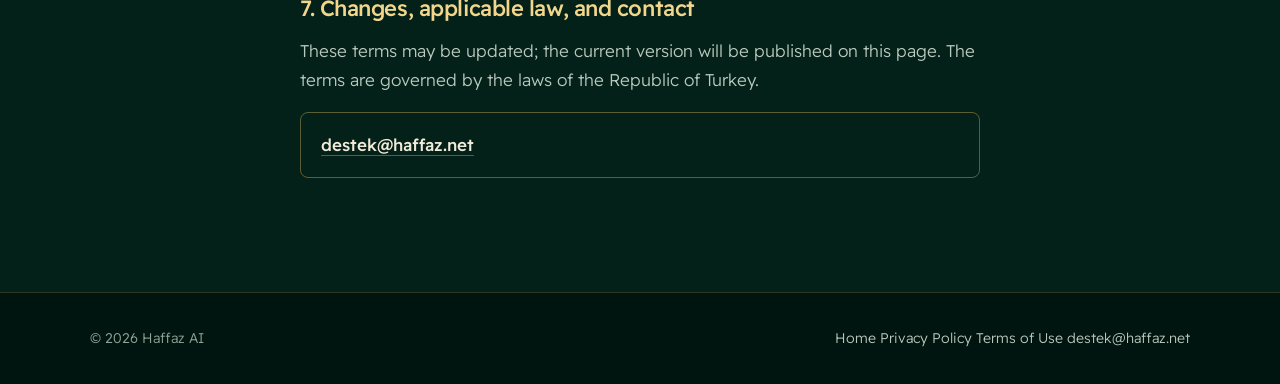
<file: en/terms.html>
<!doctype html>
<html lang="en">
<head>
  <meta charset="utf-8">
  <meta name="viewport" content="width=device-width, initial-scale=1">
  <title>Terms of Use — Haffaz AI</title>
  <meta name="description" content="Terms of Use for the Haffaz AI application.">
  <meta name="theme-color" content="#001F17">
  <link rel="canonical" href="https://haffaz.net/en/terms.html">
  <link rel="alternate" hreflang="tr" href="https://haffaz.net/kosullar.html">
  <link rel="alternate" hreflang="en" href="https://haffaz.net/en/terms.html">
  <link rel="alternate" hreflang="x-default" href="https://haffaz.net/kosullar.html">
  <link rel="icon" type="image/png" sizes="32x32" href="../img/logo-32.png">
  <link rel="apple-touch-icon" href="../img/apple-touch-icon.png">
  <link rel="preconnect" href="https://fonts.googleapis.com">
  <link rel="preconnect" href="https://fonts.gstatic.com" crossorigin>
  <link href="https://fonts.googleapis.com/css2?family=Readex+Pro:wght@300;400;500&display=swap" rel="stylesheet">
  <link rel="stylesheet" href="../style.css?v=20261106b">
</head>
<body>

<header class="ust">
  <div class="kap">
    <a class="marka" href="./" aria-label="Haffaz AI home">
      <img class="simge" src="../img/logo-192.png" alt="" width="38" height="38">
      <img class="yazi" src="../img/text-logo-acik.png" alt="Haffaz AI" height="24">
    </a>
    <nav class="menu">
      <a href="./#gunun-ayeti">Verse of the Day</a>
      <a href="./#ozellikler">Features</a>
      <a class="dugme-kucuk" href="./#indir">Free Download</a>
    </nav>
    <a class="dil" href="../kosullar.html" lang="tr" hreflang="tr" aria-label="Türkçe" title="Türkçe">TR</a>
  </div>
</header>

<main class="belge">
  <h1>Terms of Use</h1>
  <p class="guncel">Last updated: October 13, 2026</p>
  <p class="guncel">This is an English translation of the Turkish original; if there is any difference between the two, the Turkish version applies.</p>

  <p>By using the Haffaz AI mobile application, you agree to the following terms.</p>

  <h2>1. Service</h2>
  <p>Haffaz AI is a free application offering AI-powered verse recognition of recited verses, Holy Quran reading and listening, translations, prayer times, Qibla direction, and similar features. The app is supported by advertising revenue, and the daily free analysis quota is limited.</p>

  <h2>2. Accuracy of results</h2>
  <p>Verse recognition is performed using artificial intelligence and may contain errors. Although prayer times are obtained from official sources, they may vary depending on device time, location, and connection. The application does not substitute for a religious ruling (fatwa) or an official source; for critical matters, please consult competent religious authorities and a printed Mushaf.</p>

  <h2>3. Rules of use</h2>
  <ul>
    <li>It is prohibited to use the application and its servers with automated tools, by sending excessive requests, or through methods intended to circumvent daily quota limits.</li>
    <li>Reverse engineering the application or distributing its content for commercial purposes without authorization is prohibited.</li>
    <li>If abuse is detected, access may be restricted.</li>
  </ul>

  <h2>4. Content and sources</h2>
  <p>Translations, Quranic text, recitation recordings, and prayer time data belong to their respective owners. The list of sources is available in the application under <em>About → Sources and Acknowledgements</em>.</p>

  <h2>5. Limitation of liability</h2>
  <p>The application is provided “as is”. It is not guaranteed to operate uninterrupted or error-free. To the extent permitted by law, the developer cannot be held liable for any damages arising from the use of the application.</p>

  <h2>6. Privacy</h2>
  <p>How your data is processed is explained in the <a href="privacy.html">Privacy Policy</a>.</p>

  <h2>7. Changes, applicable law, and contact</h2>
  <p>These terms may be updated; the current version will be published on this page. The terms are governed by the laws of the Republic of Turkey.</p>
  <div class="kutu"><a href="mailto:destek@haffaz.net"><strong>destek@haffaz.net</strong></a></div>
</main>

<footer>
  <div class="kap">
    <span>© 2026 Haffaz AI</span>
    <span>
      <a href="./">Home</a>
      <a href="privacy.html">Privacy Policy</a>
      <a href="terms.html">Terms of Use</a>
      <a href="mailto:destek@haffaz.net">destek@haffaz.net</a>
    </span>
  </div>
</footer>

</body>
</html>
</file>
<file: style.css>
/* Haffaz AI — haffaz.net
   Dünya: tezhip ile devre izinin buluştuğu yer. Zümrüt zemin, altın tezhip hatları;
   hatların köşeleri logodaki gibi devre düğümlerine dönüşür. */

:root {
  --z-950: #011510;
  --z-900: #032019;
  --z-850: #062a20;
  --z-800: #0a3427;
  --z-700: #104533;
  --z-600: #17583f;

  --altin: #d8b35b;
  --altin-acik: #f1d68c;
  --altin-koyu: #9a7629;
  --altin-hat: rgba(216, 179, 91, 0.42);
  --altin-hat-ince: rgba(216, 179, 91, 0.22);

  --metin: #f2ebd9;
  --metin-2: #b9c8bd;
  --metin-3: #8ea596;

  --font: "Readex Pro", system-ui, -apple-system, "Segoe UI", sans-serif;
  --font-ar: "Amiri Quran", "Amiri", "Traditional Arabic", serif;

  --kap: 1180px;
  --bosluk: clamp(88px, 12vw, 168px);
  --ease: cubic-bezier(0.16, 1, 0.3, 1);
}

* { box-sizing: border-box; }
html { scroll-behavior: smooth; -webkit-text-size-adjust: 100%; }
@media (prefers-reduced-motion: reduce) { html { scroll-behavior: auto; } }

body {
  margin: 0;
  font-family: var(--font);
  font-weight: 300;
  font-size: 17px;
  line-height: 1.65;
  color: var(--metin);
  background: var(--z-900);
  -webkit-font-smoothing: antialiased;
  text-rendering: optimizeLegibility;
}
body.kilitli { overflow: hidden; }

::selection { background: var(--altin); color: var(--z-950); }
:focus-visible { outline: 2px solid var(--altin-acik); outline-offset: 3px; border-radius: 6px; }
html { scrollbar-color: var(--z-600) var(--z-950); }
::-webkit-scrollbar { width: 10px; height: 10px; }
::-webkit-scrollbar-track { background: var(--z-950); }
::-webkit-scrollbar-thumb { background: var(--z-600); border-radius: 10px; border: 2px solid var(--z-950); }

img { max-width: 100%; display: block; }
a { color: inherit; text-underline-offset: 0.22em; text-decoration-color: var(--altin-hat); }
a:hover { text-decoration-color: var(--altin); }
h1, h2, h3 { font-weight: 500; line-height: 1.12; letter-spacing: -0.02em; text-wrap: balance; margin: 0; }
p { text-wrap: pretty; }
.kap { width: 100%; max-width: var(--kap); margin: 0 auto; padding: 0 clamp(20px, 4vw, 40px); }
.gorunmez { position: absolute; width: 1px; height: 1px; overflow: hidden; clip: rect(0 0 0 0); white-space: nowrap; }

/* ── Üst çubuk ─────────────────────────────────────────── */
.ust {
  position: sticky; top: 0; z-index: 60;
  background: rgba(3, 32, 25, 0.78);
  backdrop-filter: blur(14px) saturate(140%);
  -webkit-backdrop-filter: blur(14px) saturate(140%);
  border-bottom: 1px solid var(--altin-hat-ince);
}
.ust .kap { display: flex; align-items: center; justify-content: space-between; height: 70px; gap: 16px; }
.marka { display: flex; align-items: center; gap: 12px; text-decoration: none; }
.marka img.simge { width: 40px; height: 40px; border-radius: 10px; }
.marka img.yazi { height: 24px; width: auto; }
.menu { display: flex; align-items: center; gap: 30px; }
.menu a { color: var(--metin-2); text-decoration: none; font-size: 15px; font-weight: 400; transition: color .2s var(--ease); }
.menu a:hover { color: var(--altin-acik); }
.menu .dugme-kucuk {
  color: var(--z-950); background: var(--altin); font-weight: 500;
  padding: 9px 18px; border-radius: 999px;
  transition: background .2s var(--ease), transform .2s var(--ease);
}
.menu .dugme-kucuk:hover { color: var(--z-950); background: var(--altin-acik); }
.menu .dugme-kucuk:active { transform: scale(0.97); }
/* Dil düğmesi (EN / TR): masaüstünde menünün sağında, telefonda üst satırın sağ köşesinde */
.dil {
  flex: none; display: inline-flex; align-items: center; justify-content: center;
  min-width: 40px; height: 32px; padding: 0 10px; border-radius: 999px;
  border: 1px solid var(--altin-hat-ince); color: var(--altin-acik);
  font-size: 13px; font-weight: 500; letter-spacing: .06em; text-decoration: none;
  transition: background .2s var(--ease), border-color .2s var(--ease);
}
.dil:hover { border-color: var(--altin); background: rgba(216, 179, 91, 0.1); }
/* Mobilde menü, logonun altında yana kaydırılabilen ikinci bir sıra olur */
@media (max-width: 820px) {
  html { scroll-padding-top: 116px; }
  .ust .kap { flex-wrap: wrap; height: auto; padding-top: 10px; gap: 0 16px; }
  .marka img.simge { width: 34px; height: 34px; }
  .menu {
    width: calc(100% + 2 * clamp(20px, 4vw, 40px)); margin: 6px calc(-1 * clamp(20px, 4vw, 40px)) 0;
    padding: 4px clamp(20px, 4vw, 40px) 10px; gap: 8px;
    overflow-x: auto; scrollbar-width: none; -webkit-overflow-scrolling: touch;
  }
  .menu::-webkit-scrollbar { display: none; }
  .menu a { flex: none; font-size: 14px; padding: 6px 13px; border-radius: 999px; border: 1px solid var(--altin-hat-ince); }
  .menu .dugme-kucuk { order: -1; padding: 6px 14px; border-color: transparent; }
  .ust .dil { order: 1; margin-left: auto; }
  .ust .menu { order: 2; }
}
@media (min-width: 821px) { html { scroll-padding-top: 84px; } .ust .menu { margin-left: auto; } }

/* ── Tezhip çerçevesi (devre köşeli) ───────────────────── */
.tezhip { position: relative; }
.tezhip::before, .tezhip::after {
  content: ""; position: absolute; pointer-events: none; border-radius: 4px;
}
.tezhip::before { inset: 0; border: 1px solid var(--altin-hat); }
.tezhip::after  { inset: 7px; border: 1px solid var(--altin-hat-ince); }
.tezhip .kose {
  position: absolute; width: 46px; height: 46px; pointer-events: none; color: var(--altin);
}
.tezhip .kose.ss { left: -1px; top: -1px; }
.tezhip .kose.sg { right: -1px; top: -1px; transform: scaleX(-1); }
.tezhip .kose.as { left: -1px; bottom: -1px; transform: scaleY(-1); }
.tezhip .kose.ag { right: -1px; bottom: -1px; transform: scale(-1, -1); }

/* ── Açılış ─────────────────────────────────────────────── */
.acilis {
  position: relative; overflow: hidden;
  background: var(--z-950);
  padding: clamp(40px, 7vw, 84px) 0 clamp(64px, 9vw, 120px);
}
.acilis-zemin {
  position: absolute; inset: 0; pointer-events: none; opacity: 0.55;
  background-image: url("data:image/svg+xml,%3Csvg xmlns='http://www.w3.org/2000/svg' width='120' height='120' viewBox='0 0 120 120'%3E%3Cg fill='none' stroke='%23d8b35b' stroke-opacity='.08' stroke-width='1'%3E%3Cpath d='M60 8 74 46l38 14-38 14-14 38-14-38L8 60l38-14z'/%3E%3Cpath d='M60 30 68 52l22 8-22 8-8 22-8-22-22-8 22-8z'/%3E%3Cpath d='M0 0h20M100 0h20M0 120h20M100 120h20M0 0v20M120 0v20M0 100v20M120 100v20'/%3E%3Ccircle cx='20' cy='0' r='2'/%3E%3Ccircle cx='100' cy='120' r='2'/%3E%3C/g%3E%3C/svg%3E");
  -webkit-mask-image: radial-gradient(ellipse 80% 70% at 50% 40%, #000 30%, transparent 85%);
          mask-image: radial-gradient(ellipse 80% 70% at 50% 40%, #000 30%, transparent 85%);
}
.acilis .kap { position: relative; }

.acilis-ust { display: grid; grid-template-columns: auto 1fr; gap: clamp(20px, 3vw, 36px); align-items: center; margin-bottom: clamp(28px, 4vw, 44px); }
.logo-sahne { width: clamp(96px, 13vw, 172px); aspect-ratio: 960 / 1023; position: relative; }
.logo-sahne canvas, .logo-sahne img { position: absolute; inset: 0; width: 100%; height: 100%; }
.logo-sahne canvas + img { visibility: hidden; }
.acilis h1 {
  font-size: clamp(38px, 6.2vw, 80px);
  font-weight: 500; letter-spacing: -0.035em; line-height: 1.02;
  max-width: 13ch;
}
.acilis h1 em { font-style: normal; color: var(--altin-acik); }

/* Dinlet-Bul gösterimi: açılışın kalbi */
.dinlet {
  margin-top: 6px;
  background:
    linear-gradient(180deg, rgba(16, 69, 51, 0.38), rgba(3, 32, 25, 0.0) 70%),
    var(--z-900);
  border-radius: 6px;
  padding: clamp(22px, 3.4vw, 40px);
  min-height: clamp(300px, 34vw, 400px);
  display: grid; grid-template-rows: auto 1fr auto; gap: 18px;
  /* İçi sürekli değişir: tarayıcı kaydırmayı buradaki bir öğeye sabitlemeye çalışmasın */
  overflow-anchor: none; contain: layout;
}
.dinlet-ust { display: flex; justify-content: space-between; align-items: center; gap: 12px; font-size: 14px; color: var(--metin-2); }
.dinlet-durum { display: inline-flex; align-items: center; gap: 10px; }
.dinlet-durum .nokta { width: 8px; height: 8px; border-radius: 50%; background: var(--altin); box-shadow: 0 0 0 0 rgba(216,179,91,.5); }
.dinlet[data-asama="dinle"] .dinlet-durum .nokta { animation: nabiz 1.4s var(--ease) infinite; }
@keyframes nabiz { 0% { box-shadow: 0 0 0 0 rgba(216,179,91,.55); } 100% { box-shadow: 0 0 0 12px rgba(216,179,91,0); } }
.dinlet-not { color: var(--metin-3); font-size: 13px; }

.dinlet-sahne { position: relative; display: grid; place-items: center; min-height: 170px; }
.dalga { display: flex; align-items: center; justify-content: center; gap: clamp(4px, 0.7vw, 8px); height: 150px; width: 100%; }
.dalga span {
  display: block; width: clamp(5px, 0.75vw, 9px); height: 100%;
  border-radius: 99px; background: var(--altin);
  transform: scaleY(0.12); transform-origin: center;
}
.dalga span:nth-child(3n) { background: var(--z-600); }
.dalga span:nth-child(5n+1) { background: var(--altin-acik); }

.sonuc { position: absolute; inset: 0; display: grid; place-items: center; text-align: center; visibility: hidden; }
.sonuc .ayet-ar {
  font-family: var(--font-ar); direction: rtl;
  font-size: clamp(34px, 5.4vw, 64px); line-height: 1.7; color: var(--metin);
  margin: 0;
}
.sonuc .ayet-ar span { display: inline-block; }

.dinlet-alt { display: flex; align-items: flex-end; justify-content: space-between; gap: 18px 28px; flex-wrap: wrap; min-height: 64px; }
.plaka { visibility: hidden; }
.plaka strong { display: block; font-weight: 500; font-size: clamp(19px, 2vw, 23px); color: var(--altin-acik); letter-spacing: -0.01em; }
.plaka span { color: var(--metin-2); font-size: 15px; }
.musabih {
  visibility: hidden;
  display: inline-flex; align-items: center; gap: 10px;
  border: 1px solid var(--altin-hat); border-radius: 999px; padding: 7px 14px 7px 8px;
  font-size: 14px; color: var(--metin-2);
}
.musabih b { font-weight: 500; color: var(--metin); }
.musabih i { font-style: normal; width: 22px; height: 22px; border-radius: 50%; display: grid; place-items: center; background: var(--z-700); color: var(--altin); font-size: 12px; }

.acilis-alt {
  display: flex; align-items: center; justify-content: space-between; gap: 24px 40px; flex-wrap: wrap;
  margin-top: clamp(26px, 3.4vw, 40px);
}
.acilis-alt p { margin: 0; max-width: 46ch; color: var(--metin-2); font-size: clamp(16px, 1.4vw, 18px); }
.magaza { display: flex; flex-wrap: wrap; gap: 12px; }
.magaza a {
  display: inline-flex; align-items: center; gap: 12px; text-decoration: none;
  background: var(--metin); color: var(--z-950);
  padding: 11px 20px 11px 16px; border-radius: 14px; min-width: 176px;
  transition: transform .25s var(--ease), background .25s var(--ease);
}
.magaza a:nth-child(2) { background: transparent; color: var(--metin); box-shadow: inset 0 0 0 1px var(--altin-hat); }
.magaza a:hover { transform: translateY(-2px); }
.magaza a:active { transform: translateY(0) scale(0.98); }
.magaza a:nth-child(2):hover { box-shadow: inset 0 0 0 1px var(--altin); }
.magaza svg { width: 24px; height: 24px; flex: none; }
.magaza small { display: block; font-size: 11.5px; opacity: .72; line-height: 1.1; }
.magaza strong { display: block; font-size: 17px; font-weight: 500; line-height: 1.25; }

/* Telefonda açılış tek ekrana sığsın: gösterim küçülür, mağaza düğmeleri metnin üstüne çıkar */
@media (max-width: 600px) {
  .acilis { padding: 20px 0 56px; }
  .acilis-ust { gap: 16px; margin-bottom: 18px; }
  .logo-sahne { width: 70px; }
  .acilis h1 { font-size: clamp(28px, 8.4vw, 34px); }
  .dinlet { padding: 16px 16px 18px; min-height: 0; gap: 8px; }
  .dinlet-ust { font-size: 13px; }
  .dinlet-not { font-size: 12px; }
  .dinlet-sahne { min-height: 92px; }
  .dalga { height: 76px; gap: 4px; }
  .dalga span { width: 4px; }
  .sonuc .ayet-ar { font-size: 27px; line-height: 1.5; }
  .dinlet-alt { flex-direction: column; align-items: flex-start; gap: 8px; min-height: 0; }
  .plaka strong { font-size: 17px; }
  .plaka span { font-size: 13px; line-height: 1.45; display: block; }
  .musabih { font-size: 12.5px; padding: 4px 12px 4px 5px; gap: 8px; }
  .musabih i { width: 18px; height: 18px; font-size: 11px; }
  .acilis-alt { margin-top: 16px; gap: 18px; }
  .acilis-alt .magaza { order: -1; width: 100%; flex-wrap: nowrap; gap: 10px; }
  .magaza a { flex: 1; min-width: 0; padding: 10px 12px; gap: 10px; }
  .magaza strong { font-size: 16px; }
  .acilis-alt p { font-size: 15px; }
}

/* ── Ortak bölüm düzeni ─────────────────────────────────── */
.bolum { padding: var(--bosluk) 0; position: relative; }
.bolum-baslik { max-width: 720px; margin-bottom: clamp(40px, 5vw, 64px); }
.bolum-baslik h2 { font-size: clamp(30px, 4.2vw, 52px); }
.bolum-baslik p { color: var(--metin-2); margin: 18px 0 0; font-size: clamp(16px, 1.4vw, 18px); max-width: 56ch; }

/* Ayet durağı: bölümler arası nefes */
.durak { display: flex; align-items: center; justify-content: center; gap: 18px; color: var(--altin); }
.durak::before, .durak::after { content: ""; height: 1px; width: min(28vw, 260px); background: linear-gradient(90deg, transparent, var(--altin-hat)); }
.durak::after { transform: scaleX(-1); }
.durak svg { width: 34px; height: 34px; }

/* Adım içi madde listesi (Namaz Vakitleri) */
.adim-liste { list-style: none; margin: 22px 0 0; padding: 0; max-width: 52ch; }
.adim-liste li { padding: 13px 0 13px 24px; border-top: 1px solid rgba(216,179,91,.14); color: var(--metin-2); position: relative; font-size: 16px; }
.adim-liste li:last-child { border-bottom: 1px solid rgba(216,179,91,.14); }
.adim-liste li::before { content: ""; position: absolute; left: 2px; top: 21px; width: 8px; height: 8px; border-radius: 50%; border: 1.5px solid var(--altin); }
.adim-liste strong { display: block; color: var(--metin); font-weight: 500; margin-bottom: 2px; }

/* Namaz widget örnekleri: telefon duvar kâğıdı üstünde gerçek boyut oranlarıyla */
.widgetlar {
  grid-column: 1 / -1;
  display: grid; grid-template-columns: auto auto auto; justify-content: center; align-items: end;
  gap: clamp(18px, 3vw, 36px);
  padding: clamp(24px, 4vw, 40px);
  border-radius: 28px;
  background:
    radial-gradient(120% 90% at 15% 0%, rgba(241,214,140,.16), transparent 55%),
    radial-gradient(90% 80% at 100% 100%, rgba(23,88,63,.75), transparent 60%),
    linear-gradient(160deg, #0d3b2c, #06261c 55%, #031a13);
  box-shadow: inset 0 0 0 1px var(--altin-hat-ince);
}
.wg-kutu { margin: 0; display: grid; justify-items: center; gap: 12px; }
.wg-kutu figcaption { font-size: 13px; color: var(--metin-3); }
.wg {
  border-radius: 22px; color: #fff; font-variant-numeric: tabular-nums;
  background: linear-gradient(155deg, rgba(23,88,63,.92), rgba(6,42,32,.96));
  box-shadow: 0 18px 40px -18px rgba(0,0,0,.7), inset 0 0 0 1px rgba(241,214,140,.22);
}
.wg-yer { font-size: 12px; color: rgba(255,255,255,.72); line-height: 1.2; }
.wg-kucuk { width: 158px; height: 158px; padding: 16px; display: flex; flex-direction: column; }
.wg-kucuk .wg-vakit { margin-top: auto; font-size: 15px; font-weight: 500; color: var(--altin-acik); }
.wg-kucuk .wg-saat { font-size: 34px; font-weight: 500; line-height: 1.05; letter-spacing: -0.02em; }
.wg-kucuk .wg-kalan { margin-top: 6px; font-size: 12px; color: rgba(255,255,255,.72); }
.wg-kucuk .wg-kalan b { color: #fff; font-weight: 500; }
.wg-orta { width: 338px; height: 158px; padding: 16px 18px; display: flex; flex-direction: column; justify-content: space-between; }
.wg-orta-ust { display: flex; justify-content: space-between; align-items: baseline; gap: 10px; }
.wg-orta .wg-kalan { font-size: 13px; color: rgba(255,255,255,.72); }
.wg-orta .wg-kalan b { color: var(--altin-acik); font-weight: 500; }
.wg-tablo { list-style: none; margin: 0; padding: 0; display: grid; grid-template-columns: repeat(6, 1fr); gap: 4px; }
.wg-tablo li { display: grid; justify-items: center; gap: 2px; padding: 9px 0 8px; border-radius: 12px; }
.wg-tablo span { font-size: 11px; color: rgba(255,255,255,.65); }
.wg-tablo b { font-size: 15px; font-weight: 500; }
.wg-tablo li.sira { background: var(--altin); }
.wg-tablo li.sira span, .wg-tablo li.sira b { color: var(--z-950); }
.wg-kilit { width: 200px; height: 158px; display: flex; flex-direction: column; align-items: center; justify-content: space-between; }
.wg-kilit-saat { font-size: 54px; font-weight: 500; line-height: 1; letter-spacing: -0.03em; color: rgba(255,255,255,.92); font-variant-numeric: tabular-nums; }
.wg-kilit-kutu {
  width: 100%; padding: 10px 14px; border-radius: 16px; display: grid; gap: 1px;
  background: rgba(255,255,255,.12);
  box-shadow: inset 0 0 0 1px rgba(255,255,255,.14);
}
.wg-kilit-kutu .wg-yer { color: rgba(255,255,255,.85); font-weight: 500; }
.wg-sayac { font-size: 26px; font-weight: 500; line-height: 1.1; }
@media (max-width: 900px) {
  .widgetlar { grid-template-columns: auto auto; }
  .wg-kutu-genis { grid-column: 1 / -1; grid-row: 1; }
}
@media (max-width: 760px) {
  /* Çizginin sağında, listenin genişliğinde kalır */
  .widgetlar { grid-template-columns: 1fr 1fr; padding: 14px 10px; gap: 18px 10px; border-radius: 22px; }
  .wg-kutu { min-width: 0; width: 100%; }
  .wg-kutu figcaption { font-size: 12px; text-align: center; }
  .wg-orta { width: 100%; height: auto; gap: 10px; padding: 12px 8px; border-radius: 18px; }
  .wg-orta-ust { padding: 0 4px; }
  .wg-orta .wg-kalan { font-size: 11.5px; }
  .wg-tablo { gap: 1px; }
  .wg-tablo li { padding: 7px 0 6px; border-radius: 9px; }
  .wg-tablo b { font-size: 12px; }
  .wg-tablo span { font-size: 9.5px; }
  .wg-kucuk { width: 100%; height: auto; aspect-ratio: 1; padding: 12px; border-radius: 18px; }
  .wg-kucuk .wg-vakit { font-size: 13px; }
  .wg-kucuk .wg-saat { font-size: 26px; }
  .wg-kucuk .wg-kalan { font-size: 11px; margin-top: 2px; }
  .wg-kilit { width: 100%; height: auto; aspect-ratio: 1; }
  .wg-kilit-saat { font-size: 36px; }
  .wg-kilit-kutu { padding: 7px 9px; border-radius: 13px; }
  .wg-sayac { font-size: 19px; }
  .wg-kilit-kutu .wg-yer { font-size: 9.5px; }
}

/* ── Reklam vurgusu: sakin bir nefes ────────────────────── */
.sakin { background: var(--altin); color: var(--z-950); padding: clamp(56px, 8vw, 104px) 0; }
.sakin-ic { display: grid; grid-template-columns: minmax(0, 0.9fr) minmax(0, 1.1fr); gap: clamp(28px, 5vw, 80px); align-items: start; }
.sakin h2 { font-size: clamp(34px, 5vw, 64px); letter-spacing: -0.035em; line-height: 1.02; }
.sakin ul { list-style: none; margin: 0; padding: 0; }
.sakin li { padding: 16px 0; border-top: 1px solid rgba(1, 21, 16, 0.22); font-size: clamp(16px, 1.4vw, 18px); font-weight: 400; color: rgba(1, 21, 16, 0.78); }
.sakin li:last-child { border-bottom: 1px solid rgba(1, 21, 16, 0.22); }
.sakin strong { display: block; color: var(--z-950); font-weight: 500; margin-bottom: 2px; }
.sakin ::selection { background: var(--z-950); color: var(--altin-acik); }
@media (max-width: 760px) { .sakin-ic { grid-template-columns: 1fr; } }

/* ── Akış: devre izine bağlı özellikler ─────────────────── */
.akis { background: var(--z-900); }
.akis-sar { position: relative; }
.akis-liste { position: relative; list-style: none; margin: 0; padding: 0 0 0 clamp(44px, 6vw, 84px); }
.iz { position: absolute; left: clamp(12px, 2vw, 30px); top: 0; bottom: 0; width: 24px; overflow: visible; }
.iz path { fill: none; stroke: var(--altin); stroke-width: 1.5; }
.iz .iz-golge { stroke: var(--altin-hat-ince); }
/* Dolan altın iz: kutu ile içindeki çizim zıt yönde kayar (deneyim.js) */
.iz-dolu { position: absolute; left: clamp(12px, 2vw, 30px); top: 0; width: 24px; overflow: hidden; will-change: transform; }
.iz-dolu .iz { left: 0; bottom: auto; will-change: transform; }

.adim {
  position: relative;
  display: grid; grid-template-columns: minmax(0, 1fr) minmax(0, 0.8fr); gap: clamp(28px, 5vw, 72px); align-items: center;
  padding: clamp(36px, 5vw, 64px) 0;
}
.adim + .adim { border-top: 1px solid rgba(216,179,91,.10); }
.adim::before {
  content: ""; position: absolute; left: calc(-1 * clamp(44px, 6vw, 84px) + clamp(12px, 2vw, 30px) + 7px); top: var(--dugum-y, 60px);
  width: 11px; height: 11px; border-radius: 50%;
  background: var(--z-900); border: 1.5px solid var(--altin);
}
.adim h3 { font-size: clamp(24px, 2.8vw, 34px); }
.adim h3 .yeni {
  display: inline-block; vertical-align: middle; margin-left: 10px;
  font-size: 12px; font-weight: 500; letter-spacing: 0; color: var(--z-950);
  background: var(--altin); padding: 3px 10px; border-radius: 999px; transform: translateY(-3px);
}
.adim p { color: var(--metin-2); margin: 14px 0 0; max-width: 52ch; }
.adim .gorsel {
  justify-self: center; width: min(250px, 100%);
  border-radius: 26px; overflow: hidden;
  box-shadow: 0 30px 60px -20px rgba(0,0,0,.6), 0 0 0 1px var(--altin-hat-ince);
  background: var(--z-800);
}
.adim .gorsel button { all: unset; display: block; width: 100%; cursor: zoom-in; } /* buton kendiliğinden genişlemez; yoksa görsel yüklenene kadar 0 yükseklikte kalıp sayfayı zıplatır */
.adim .gorsel img { width: 100%; height: auto; transition: transform .6s var(--ease); }
.adim .gorsel button:hover img { transform: scale(1.03); }
.adim .gorsel button:focus-visible { outline: 2px solid var(--altin-acik); outline-offset: -4px; }
.adim.ters .gorsel { order: -1; }
.adim.genis { grid-template-columns: minmax(0, 1.2fr) minmax(0, 0.8fr); }
.adim.genis h3 { font-size: clamp(28px, 3.4vw, 42px); }
@media (max-width: 760px) {
  .adim, .adim.genis { grid-template-columns: 1fr; }
  .adim.ters .gorsel { order: 0; }
  .adim .gorsel { width: min(230px, 72%); justify-self: start; }
}

/* ── Günün ayeti ────────────────────────────────────────── */
.gunun { background: var(--z-950); text-align: center; }
.gunun .bolum-baslik, .gunun .bolum-baslik p { margin-left: auto; margin-right: auto; }
.ayet-kart {
  max-width: 900px; margin: 0 auto;
  padding: clamp(40px, 6vw, 72px) clamp(22px, 5vw, 64px) clamp(30px, 4vw, 44px);
  background: radial-gradient(120% 90% at 50% 0%, var(--z-800), var(--z-900) 70%);
}
.ayet-kart .tarih { color: var(--altin); font-size: 14px; letter-spacing: 0.02em; }
.ayet-kart .arapca {
  font-family: var(--font-ar); direction: rtl;
  font-size: clamp(28px, 3.8vw, 44px); line-height: 2; margin: 22px 0 18px; color: var(--metin);
}
.ayet-kart .meal { font-size: clamp(18px, 2vw, 22px); font-weight: 400; max-width: 34ch; margin: 0 auto 16px; }
.ayet-kart .kaynak { color: var(--altin-acik); font-size: 15px; }
.ayet-kart .yukleniyor { color: var(--metin-3); padding: 40px 0; }
.ayet-kart .araclar { display: flex; justify-content: center; gap: 10px; margin-top: 28px; flex-wrap: wrap; }
.ayet-kart button {
  font: inherit; font-size: 14.5px; font-weight: 400; cursor: pointer;
  color: var(--metin); background: transparent;
  border: 1px solid var(--altin-hat); border-radius: 999px; padding: 9px 20px;
  transition: border-color .2s var(--ease), background .2s var(--ease), transform .2s var(--ease);
}
.ayet-kart button:hover { border-color: var(--altin); background: rgba(216,179,91,.08); }
.ayet-kart button:active { transform: scale(0.97); }

/* ── Kapanış: indir + iletişim ──────────────────────────── */
.kapanis { background: var(--z-900); }
.kapanis-ic { display: grid; grid-template-columns: minmax(0, 1.1fr) minmax(0, 0.9fr); gap: clamp(40px, 6vw, 96px); align-items: start; }
.kapanis h2 { font-size: clamp(32px, 4.6vw, 58px); }
.kapanis .indir p { color: var(--metin-2); margin: 18px 0 28px; max-width: 44ch; }
.iletisim-liste { list-style: none; margin: 0; padding: 0; }
.iletisim-liste li { border-top: 1px solid rgba(216,179,91,.16); }
.iletisim-liste li:last-child { border-bottom: 1px solid rgba(216,179,91,.16); }
.iletisim-liste a {
  display: flex; align-items: center; justify-content: space-between; gap: 16px;
  padding: 18px 2px; text-decoration: none; transition: color .2s var(--ease), padding .3s var(--ease);
}
.iletisim-liste a:hover { color: var(--altin-acik); padding-left: 8px; }
.iletisim-liste .sol { display: flex; align-items: center; gap: 14px; }
.iletisim-liste svg { width: 20px; height: 20px; color: var(--altin); flex: none; }
.iletisim-liste small { color: var(--metin-3); font-size: 14px; }
@media (max-width: 860px) { .kapanis-ic { grid-template-columns: 1fr; } }
.ulasim { display: grid; gap: clamp(36px, 5vw, 52px); }
.ulasim-grup h3 { font-size: 22px; color: var(--altin-acik); margin-bottom: 6px; }
.ulasim-grup > p { color: var(--metin-2); margin: 0 0 14px; font-size: 16px; }
.ulasim-grup h3 + .iletisim-liste { margin-top: 14px; }

/* ── Alt bilgi ──────────────────────────────────────────── */
footer { background: var(--z-950); color: var(--metin-3); padding: 34px 0; font-size: 14px; border-top: 1px solid var(--altin-hat-ince); }
footer .kap { display: flex; justify-content: space-between; align-items: center; gap: 14px 24px; flex-wrap: wrap; }
footer nav { display: flex; gap: 8px 22px; flex-wrap: wrap; }
footer a { color: var(--metin-2); text-decoration: none; }
footer a:hover { color: var(--altin-acik); }

/* ── Görsel büyütme ─────────────────────────────────────── */
.buyuk {
  position: fixed; inset: 0; z-index: 100;
  background: rgba(1, 21, 16, 0.94);
  display: flex; align-items: center; justify-content: center; gap: 12px; padding: 20px;
}
.buyuk[hidden] { display: none; }
.buyuk figure { margin: 0; max-height: 100%; display: flex; flex-direction: column; align-items: center; }
.buyuk img { max-height: calc(100vh - 110px); width: auto; border-radius: 22px; }
.buyuk figcaption { margin-top: 12px; color: var(--metin-2); font-size: 15px; }
.buyuk button {
  font: inherit; cursor: pointer; color: var(--metin); background: rgba(216,179,91,.08);
  border: 1px solid var(--altin-hat); border-radius: 50%; width: 46px; height: 46px; font-size: 26px; line-height: 1;
  display: grid; place-items: center; flex: none;
}
.buyuk button:hover { background: rgba(216,179,91,.16); }
.buyuk-kapat { position: absolute; top: 16px; right: 16px; }
@media (max-width: 600px) { .buyuk-ok { position: absolute; bottom: 18px; } .buyuk-ok.sol { left: 30%; } .buyuk-ok.sag { right: 30%; } }

/* ── Metin sayfaları (gizlilik, koşullar) ───────────────── */
.belge { max-width: 760px; margin: 0 auto; padding: clamp(48px, 7vw, 88px) clamp(20px, 4vw, 40px) 96px; }
.belge h1 { font-size: clamp(32px, 4.4vw, 48px); margin: 0 0 10px; }
.belge .guncel { color: var(--metin-3); margin: 0 0 40px; font-size: 15px; }
.belge h2 { font-size: 22px; margin: 44px 0 12px; color: var(--altin-acik); font-weight: 500; }
.belge p, .belge li { color: var(--metin-2); }
.belge strong { color: var(--metin); font-weight: 500; }
.belge ul { padding-left: 22px; }
.belge li { margin-bottom: 8px; }
.belge li::marker { color: var(--altin); }
.belge .kutu { border: 1px solid var(--altin-hat); border-radius: 8px; padding: 18px 20px; margin: 18px 0; }
.belge a { color: var(--altin-acik); }

/* Hareket azaltma: her şey görünür ve sabit */
@media (prefers-reduced-motion: reduce) {
  *, *::before, *::after { animation: none !important; transition: none !important; }
}

/* ── 404: bulunamayan sayfa ─────────────────────────────── */
.kayip { min-height: calc(100vh - 70px - 90px); display: grid; align-items: center; padding: clamp(40px, 8vw, 96px) 0; background: var(--z-950); }
.kayip-kart { max-width: 720px; margin: 0 auto; padding: clamp(36px, 6vw, 64px) clamp(24px, 5vw, 56px); text-align: center; background: var(--z-900); border-radius: 6px; }
.kayip-kod {
  margin: 0 0 8px; font-size: clamp(88px, 18vw, 150px); font-weight: 500; line-height: 1; letter-spacing: -0.05em;
  background: linear-gradient(180deg, var(--altin-acik), var(--altin) 55%, var(--altin-koyu));
  -webkit-background-clip: text; background-clip: text; color: transparent;
}
.kayip h1 { font-size: clamp(24px, 3.4vw, 34px); max-width: 22ch; margin: 0 auto; }
.kayip-kart > p:not(.kayip-kod) { color: var(--metin-2); margin: 14px auto 0; }
.kayip-dugmeler { display: flex; flex-wrap: wrap; justify-content: center; gap: 10px; margin-top: 30px; }
.kayip-dugmeler a {
  text-decoration: none; font-size: 15px; padding: 10px 18px; border-radius: 999px;
  color: var(--metin); box-shadow: inset 0 0 0 1px var(--altin-hat);
  transition: box-shadow .2s var(--ease), background .2s var(--ease), transform .2s var(--ease);
}
.kayip-dugmeler a:hover { box-shadow: inset 0 0 0 1px var(--altin); }
.kayip-dugmeler a:active { transform: scale(0.97); }
.kayip-dugmeler .kayip-ana { background: var(--altin); color: var(--z-950); font-weight: 500; box-shadow: none; }
.kayip-dugmeler .kayip-ana:hover { background: var(--altin-acik); }

/* Günün ayeti sunucudan gelene kadar yeri ayrılı kalsın (gelince alttaki bölümler zıplamasın) */
#ayet-icerik { min-height: 240px; display: grid; align-content: center; }
@media (max-width: 600px) { #ayet-icerik { min-height: 300px; } }
</file>
